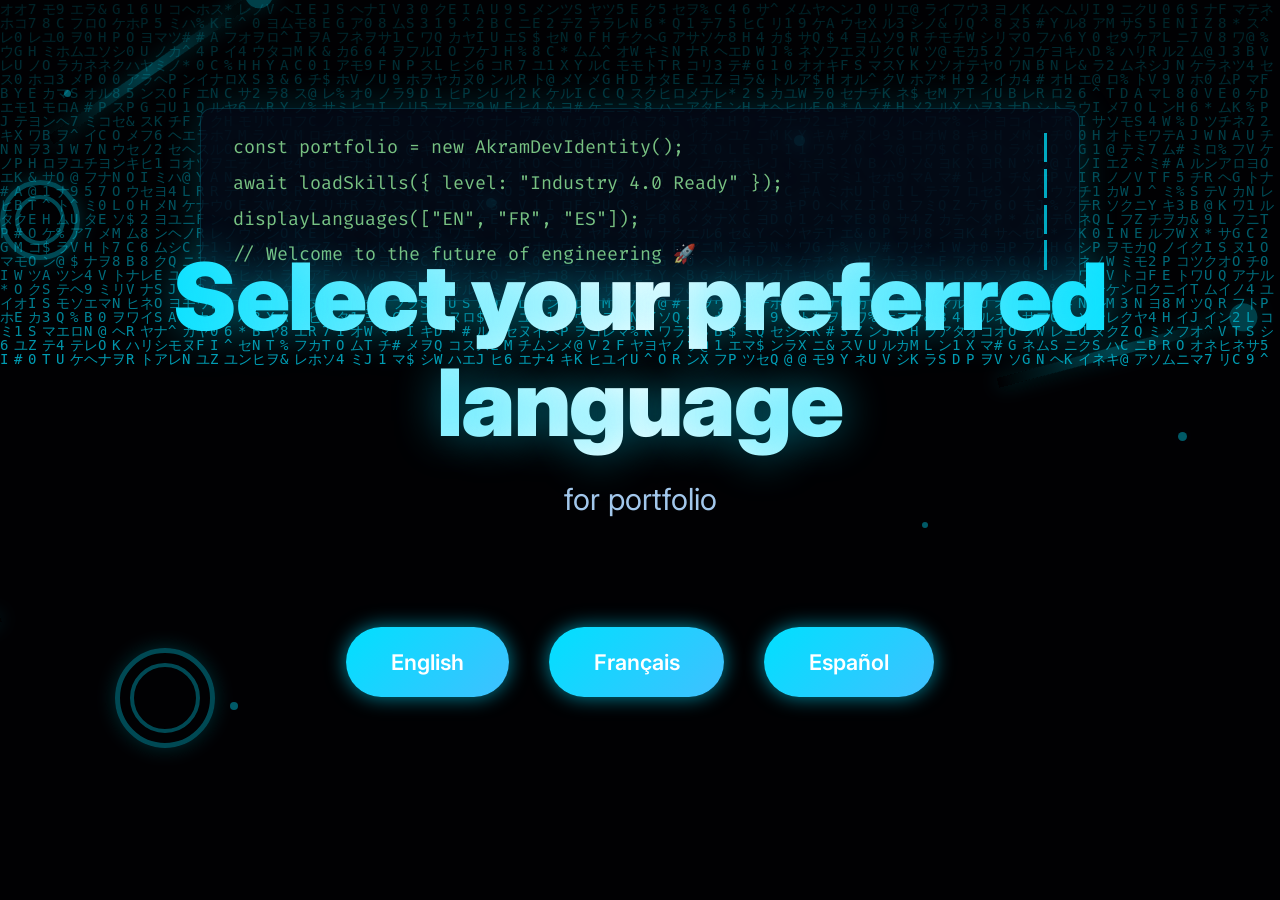
<file: index.html>
<!DOCTYPE html>
<html lang="en">
<head>
  <meta charset="UTF-8">
  <meta name="viewport" content="width=device-width, initial-scale=1.0">
  <title>BAHMADI Akram-Portfolio</title>

  <!-- Favicon -->
  <link rel="icon" href="images/logo1.png" type="image/png">

  <!-- Google Fonts -->
  <link href="https://fonts.googleapis.com/css2?family=Inter:wght@300;400;600;800&family=Fira+Code:wght@400;500&display=swap" rel="stylesheet"/>

  <style>
    :root {
      --bg-primary:     #05070f;
      --accent-cyan:    #00e0ff;
      --accent-blue:    #40c0ff;
      --text-primary:   #f0faff;
      --text-muted:     #b0d8ff;
      --glass-bg:       rgba(10, 20, 50, 0.32);
      --glow-cyan:      0 0 20px rgba(0, 224, 255, 0.6);
      --glow-soft:      0 0 35px rgba(0, 224, 255, 0.35);
      --code-green:     #a0ffaa;
    }

    * {
      margin: 0;
      padding: 0;
      box-sizing: border-box;
    }

    body {
      font-family: 'Inter', system-ui, sans-serif;
      background: var(--bg-primary);
      color: var(--text-primary);
      line-height: 1.6;
      overflow-x: hidden;
      position: relative;
      min-height: 100vh;
    }

    /* MATRIX RAIN */
    #matrix-bg {
      position: fixed;
      inset: 0;
      z-index: -2;
    }

    /* ROBOTIC ELEMENTS */
    .robotic-bg {
      position: fixed;
      inset: 0;
      pointer-events: none;
      z-index: -1;
    }

    .particles .particle {
      position: absolute;
      width: var(--size);
      height: var(--size);
      top: var(--top);
      left: var(--left);
      background: var(--accent-cyan);
      border-radius: 50%;
      box-shadow: var(--glow-soft);
      opacity: 0.4;
      animation: roboticFloat var(--dur) infinite ease-in-out;
      animation-delay: var(--delay);
    }

    @keyframes roboticFloat {
      0%,100% { transform: translate(0,0) scale(1); opacity: 0.4; }
      25%     { transform: translate(140px, -90px) scale(1.35); opacity: 0.75; }
      50%     { transform: translate(-80px, 150px) scale(0.9); opacity: 0.35; }
      75%     { transform: translate(-160px, -60px) scale(1.15); opacity: 0.6; }
    }

    .robot-arm {
      position: absolute;
      top: var(--top);
      left: var(--left);
      width: 240px;
      height: 10px;
      background: linear-gradient(90deg, transparent, var(--accent-cyan), transparent);
      box-shadow: var(--glow-cyan);
      transform-origin: left center;
      transform: rotate(var(--rot-start));
      animation: roboticSwing var(--dur) infinite ease-in-out;
      animation-delay: var(--delay, 0s);
      opacity: 0.28;
    }

    .robot-arm::before {
      content: "";
      position: absolute;
      right: -28px;
      top: -9px;
      width: 28px;
      height: 28px;
      background: var(--accent-cyan);
      border-radius: 50%;
      box-shadow: var(--glow-cyan);
    }

    @keyframes roboticSwing {
      0%,100% { transform: rotate(calc(var(--rot-start) - 35deg)); }
      50%     { transform: rotate(calc(var(--rot-start) + 35deg)); }
    }

    .gear {
      position: absolute;
      top: var(--top);
      left: var(--left);
      width: var(--size);
      height: var(--size);
      border: 5px solid var(--accent-cyan);
      border-radius: 50%;
      box-shadow: var(--glow-cyan);
      opacity: 0.32;
      animation: gearSpin var(--dur) linear infinite;
      animation-delay: var(--delay, 0s);
    }

    .gear::before {
      content: "";
      position: absolute;
      inset: 10px;
      border: 4px solid var(--accent-cyan);
      border-radius: 50%;
    }

    @keyframes gearSpin {
      to { transform: rotate(360deg); }
    }

    /* CODING VIBE OVERLAY – typewriter effect */
    .code-editor-overlay {
      position: absolute;
      top: 12%;
      left: 50%;
      transform: translateX(-50%);
      width: 90%;
      max-width: 880px;
      background: rgba(8, 15, 35, 0.65);
      backdrop-filter: blur(8px);
      border: 1px solid rgba(0,224,255,0.25);
      border-radius: 12px;
      padding: 1.5rem 2rem;
      font-family: 'Fira Code', monospace;
      font-size: clamp(0.95rem, 2.2vw, 1.15rem);
      color: var(--code-green);
      opacity: 0.75;
      pointer-events: none;
      z-index: 1;
      box-shadow: 0 0 40px rgba(0,224,255,0.25);
    }

    .code-line {
      white-space: nowrap;
      overflow: hidden;
      border-right: 3px solid var(--accent-cyan);
      animation: typing 4s steps(60, end) forwards, blink-caret 0.7s step-end infinite;
      margin-bottom: 0.4rem;
      opacity: 0;
    }

    .code-line:nth-child(1) { animation-delay: 1.2s; opacity: 1; }
    .code-line:nth-child(2) { animation-delay: 5.8s; opacity: 1; }
    .code-line:nth-child(3) { animation-delay: 10.5s; opacity: 1; }
    .code-line:nth-child(4) { animation-delay: 15.5s; opacity: 1; }

    @keyframes typing {
      from { width: 0; }
      to   { width: 100%; }
    }

    @keyframes blink-caret {
      from, to { border-color: transparent; }
      50%      { border-color: var(--accent-cyan); }
    }

    /* LANDING PAGE */
    .landing {
      min-height: 100vh;
      display: grid;
      place-items: center;
      text-align: center;
      padding: 2rem 5%;
      position: relative;
    }

    .content {
      position: relative;
      z-index: 3;
      max-width: 1100px;
      width: 100%;
    }

    .rotating-text-container {
      position: relative;
      width: 100%;
      min-height: 360px;               /* ← corrigé : assez haut pour toutes les langues */
      margin: 0 auto 4rem;
      overflow: hidden;
    }

    .text-group {
      position: absolute;
      inset: 0;
      display: flex;
      flex-direction: column;
      align-items: center;
      justify-content: center;
      opacity: 0;
      transform: translateY(50px);
      transition: all 1.1s cubic-bezier(0.25, 0.8, 0.25, 1);
      padding: 0 1.5rem;
    }

    .text-group.active {
      opacity: 1;
      transform: translateY(0);
    }

    h1 {
      font-size: clamp(2.8rem, 8.5vw, 5.8rem);
      font-weight: 900;
      letter-spacing: -1.5px;
      background: linear-gradient(90deg, var(--accent-cyan), #ffffff, var(--accent-cyan));
      -webkit-background-clip: text;
      background-clip: text;
      color: transparent;
      text-shadow: 0 0 45px rgba(0,224,255,0.45);
      margin: 0 0 1.2rem;
      line-height: 1.15;
      max-width: 95%;
      word-wrap: break-word;
    }

    p {
      font-size: clamp(1.35rem, 4vw, 1.9rem);
      color: var(--text-muted);
      margin: 0;
      opacity: 0.92;
      max-width: 85%;
    }

    .lang-buttons {
      display: flex;
      justify-content: center;
      gap: 1.8rem 2.5rem;
      flex-wrap: wrap;
      margin-top: 2rem;
    }

    .btn {
      padding: 1.1rem 2.8rem;
      font-size: 1.35rem;
      font-weight: 600;
      background: linear-gradient(135deg, var(--accent-cyan), var(--accent-blue));
      color: white;
      border: none;
      border-radius: 50px;
      text-decoration: none;
      box-shadow: var(--glow-cyan);
      transition: all 0.4s cubic-bezier(0.175, 0.885, 0.32, 1.275);
      cursor: pointer;
    }

    .btn:hover {
      transform: translateY(-10px) scale(1.05);
      box-shadow: 0 0 60px rgba(0,224,255,0.9);
    }
  </style>
</head>
<body>

  <!-- MATRIX RAIN -->
  <canvas id="matrix-bg"></canvas>

  <!-- ROBOTIC ELEMENTS -->
  <div class="robotic-bg">
    <div class="particles">
      <div class="particle" style="--size:7px; --top:10%; --left:5%; --dur:19s; --delay:0s;"></div>
      <div class="particle" style="--size:10px; --top:22%; --left:38%; --dur:26s; --delay:3s;"></div>
      <div class="particle" style="--size:6px; --top:58%; --left:72%; --dur:17s; --delay:5.5s;"></div>
      <div class="particle" style="--size:9px; --top:48%; --left:92%; --dur:23s; --delay:1.8s;"></div>
      <div class="particle" style="--size:8px; --top:78%; --left:18%; --dur:30s; --delay:4.2s;"></div>
      <div class="particle" style="--size:11px; --top:15%; --left:62%; --dur:21s; --delay:9s;"></div>
    </div>

    <div class="robot-arm" style="--top:15%; --left:4%; --rot-start:-35deg; --dur:14s;"></div>
    <div class="robot-arm" style="--top:68%; --right:8%; --rot-start:160deg; --dur:16s; --delay:4s;"></div>
    <div class="robot-arm" style="--top:42%; --left:78%; --rot-start:-15deg; --dur:19s; --delay:8s;"></div>

    <div class="gear" style="--top:20%; --right:16%; --size:80px; --dur:32s;"></div>
    <div class="gear" style="--top:72%; --left:9%; --size:100px; --dur:38s; --delay:6s;"></div>
  </div>

  <!-- CODING VIBE OVERLAY -->
  <div class="code-editor-overlay">
    <div class="code-line">const portfolio = new AkramDevIdentity();</div>
    <div class="code-line">await loadSkills({ level: "Industry 4.0 Ready" });</div>
    <div class="code-line">displayLanguages(["EN", "FR", "ES"]);</div>
    <div class="code-line">// Welcome to the future of engineering 🚀</div>
  </div>

  <section class="landing">
    <div class="content">

      <div class="rotating-text-container">
        <div class="text-group">
          <h1>Select your preferred language</h1>
          <p>for portfolio</p>
        </div>

        <div class="text-group">
          <h1>Sélectionnez votre langue préférée</h1>
          <p>pour le portfolio</p>
        </div>

        <div class="text-group">
          <h1>Seleccione su idioma preferido</h1>
          <p>para el portafolio</p>
        </div>
      </div>

      <div class="lang-buttons">
        <a href="about-en.html" class="btn">English</a>
        <a href="about-fr.html" class="btn">Français</a>
        <a href="about-es.html" class="btn">Español</a>
      </div>

    </div>
  </section>

  <script>
    // MATRIX RAIN
    const canvas = document.getElementById('matrix-bg');
    if (canvas) {
      const ctx = canvas.getContext('2d');

      function resizeCanvas() {
        canvas.width = window.innerWidth;
        canvas.height = window.innerHeight;
      }

      resizeCanvas();
      window.addEventListener('resize', resizeCanvas);

      const chars = '01アイウエオカキクケコサシスセソタチツテトナニヌネノハヒフヘホマミムメモヤユヨラリルレロワヲンABCDEFGHIJKLMNOPQRSTUVWXYZ0123456789@#$%^&*';
      const fontSize = 14;
      const columns = canvas.width / fontSize;
      const drops = Array(Math.floor(columns)).fill(1);

      function draw() {
        ctx.fillStyle = 'rgba(5,7,15,0.06)';
        ctx.fillRect(0, 0, canvas.width, canvas.height);

        ctx.fillStyle = 'rgba(0,224,255,0.7)';
        ctx.font = fontSize + 'px monospace';

        for (let i = 0; i < drops.length; i++) {
          const text = chars.charAt(Math.floor(Math.random() * chars.length));
          const x = i * fontSize;
          const y = drops[i] * fontSize;

          ctx.fillText(text, x, y);

          if (y > canvas.height && Math.random() > 0.975) {
            drops[i] = 0;
          }
          drops[i]++;
        }
      }

      setInterval(draw, 50);
    }

    // TEXT ROTATION
    const groups = document.querySelectorAll('.rotating-text-container .text-group');

    if (groups.length === 0) {
      console.error("No text groups found!");
    } else {
      let index = 0;

      function showNext() {
        groups.forEach(g => g.classList.remove('active'));
        groups[index].classList.add('active');
        index = (index + 1) % groups.length;
      }

      showNext();
      setInterval(showNext, 2800);
    }
  </script>

</body>
</html>
</file>
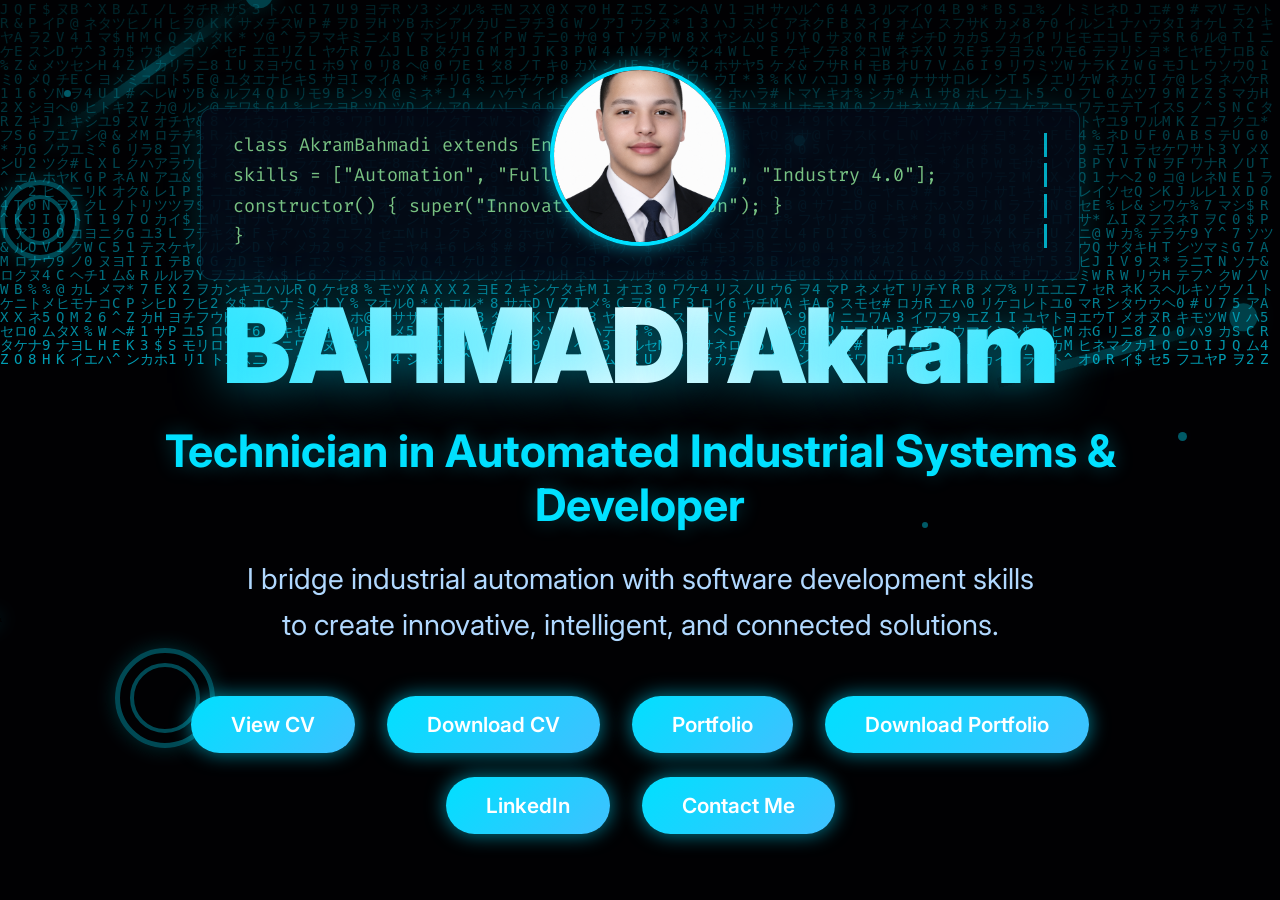
<file: about-en.html>
<!DOCTYPE html>
<html lang="en">
<head>
  <meta charset="UTF-8" />
  <meta name="viewport" content="width=device-width, initial-scale=1.0"/>
  <title>About Me – BAHMADI Akram</title>

  <!-- Favicon -->
  <link rel="icon" href="images/logo1.png" type="image/png">

  <!-- Google Fonts -->
  <link href="https://fonts.googleapis.com/css2?family=Inter:wght@300;400;600;800&family=Fira+Code:wght@400;500&display=swap" rel="stylesheet"/>

  <style>
    :root {
      --bg-primary:     #05070f;
      --accent-cyan:    #00e0ff;
      --accent-blue:    #40c0ff;
      --text-primary:   #f0faff;
      --text-muted:     #b0d8ff;
      --glow-cyan:      0 0 20px rgba(0, 224, 255, 0.6);
      --glow-soft:      0 0 35px rgba(0, 224, 255, 0.35);
      --code-green:     #a0ffaa;
    }

    * { margin:0; padding:0; box-sizing:border-box; }

    body {
      font-family: 'Inter', system-ui, sans-serif;
      background: var(--bg-primary);
      color: var(--text-primary);
      min-height: 100vh;
      overflow-x: hidden;
      position: relative;
    }

    #matrix-bg { position:fixed; inset:0; z-index:-2; }

    .robotic-bg { position:fixed; inset:0; pointer-events:none; z-index:-1; }

    .particles .particle {
      position:absolute; width:var(--size); height:var(--size);
      top:var(--top); left:var(--left);
      background:var(--accent-cyan); border-radius:50%;
      box-shadow:var(--glow-soft); opacity:0.4;
      animation:roboticFloat var(--dur) infinite ease-in-out;
      animation-delay:var(--delay);
    }

    @keyframes roboticFloat {
      0%,100% { transform:translate(0,0) scale(1); opacity:0.4; }
      25%     { transform:translate(140px,-90px) scale(1.35); opacity:0.75; }
      50%     { transform:translate(-80px,150px) scale(0.9); opacity:0.35; }
      75%     { transform:translate(-160px,-60px) scale(1.15); opacity:0.6; }
    }

    .robot-arm {
      position:absolute; top:var(--top); left:var(--left);
      width:240px; height:10px;
      background:linear-gradient(90deg,transparent,var(--accent-cyan),transparent);
      box-shadow:var(--glow-cyan); transform-origin:left center;
      transform:rotate(var(--rot-start));
      animation:roboticSwing var(--dur) infinite ease-in-out;
      animation-delay:var(--delay,0s); opacity:0.28;
    }

    .robot-arm::before {
      content:""; position:absolute; right:-28px; top:-9px;
      width:28px; height:28px; background:var(--accent-cyan);
      border-radius:50%; box-shadow:var(--glow-cyan);
    }

    @keyframes roboticSwing {
      0%,100% { transform:rotate(calc(var(--rot-start) - 35deg)); }
      50%     { transform:rotate(calc(var(--rot-start) + 35deg)); }
    }

    .gear {
      position:absolute; top:var(--top); left:var(--left);
      width:var(--size); height:var(--size);
      border:5px solid var(--accent-cyan); border-radius:50%;
      box-shadow:var(--glow-cyan); opacity:0.32;
      animation:gearSpin var(--dur) linear infinite;
      animation-delay:var(--delay,0s);
    }

    .gear::before {
      content:""; position:absolute; inset:10px;
      border:4px solid var(--accent-cyan); border-radius:50%;
    }

    @keyframes gearSpin { to { transform:rotate(360deg); } }

    .code-editor-overlay {
      position:absolute; top:12%; left:50%; transform:translateX(-50%);
      width:90%; max-width:880px;
      background:rgba(8,15,35,0.65); backdrop-filter:blur(8px);
      border:1px solid rgba(0,224,255,0.25); border-radius:12px;
      padding:1.5rem 2rem; font-family:'Fira Code',monospace;
      font-size:clamp(0.95rem,2.2vw,1.15rem); color:var(--code-green);
      opacity:0.75; pointer-events:none; z-index:1;
      box-shadow:0 0 40px rgba(0,224,255,0.25);
    }

    .code-line {
      white-space:nowrap; overflow:hidden;
      border-right:3px solid var(--accent-cyan);
      animation:typing 4s steps(60,end) forwards, blink-caret 0.7s step-end infinite;
      margin-bottom:0.4rem; opacity:0;
    }

    .code-line:nth-child(1) { animation-delay:1.2s; opacity:1; }
    .code-line:nth-child(2) { animation-delay:5.8s; opacity:1; }
    .code-line:nth-child(3) { animation-delay:10.5s; opacity:1; }
    .code-line:nth-child(4) { animation-delay:15.5s; opacity:1; }

    @keyframes typing { from { width:0; } to { width:100%; } }
    @keyframes blink-caret { from,to { border-color:transparent; } 50% { border-color:var(--accent-cyan); } }

    .landing { min-height:100vh; display:flex; align-items:center; justify-content:center; text-align:center; padding:2rem 5%; position:relative; }

    .content { position:relative; z-index:3; max-width:1100px; width:100%; }

    .profile-img {
      width:180px; height:180px; border-radius:50%;
      border:4px solid var(--accent-cyan); box-shadow:var(--glow-cyan);
      object-fit:cover; margin-bottom:2rem;
      transition:all 0.5s ease;
    }

    .profile-img:hover { transform:scale(1.08); box-shadow:0 0 50px rgba(0,224,255,0.7); }

    h1 {
      font-size:clamp(3.5rem,9vw,6.5rem); font-weight:900; letter-spacing:-2px;
      background:linear-gradient(90deg,var(--accent-cyan),#ffffff,var(--accent-cyan));
      -webkit-background-clip:text; background-clip:text; color:transparent;
      text-shadow:0 0 50px rgba(0,224,255,0.5); margin:0 0 1rem;
    }

    h2 { font-size:clamp(1.8rem,5vw,2.8rem); color:var(--accent-cyan); margin-bottom:1.5rem; text-shadow:0 0 20px rgba(0,224,255,0.3); }

    p { font-size:clamp(1.3rem,3.5vw,1.8rem); max-width:800px; margin:0 auto 3rem; line-height:1.6; color:var(--text-muted); }

    .lang-buttons { display:flex; flex-wrap:wrap; justify-content:center; gap:1.5rem 2rem; max-width:900px; margin:0 auto; }

    .btn {
      padding:1rem 2.5rem; font-size:1.3rem; font-weight:600;
      background:linear-gradient(135deg,var(--accent-cyan),var(--accent-blue));
      color:white; border:none; border-radius:50px; text-decoration:none;
      box-shadow:var(--glow-cyan); transition:all 0.4s cubic-bezier(0.175,0.885,0.32,1.275);
      min-width:160px;
    }

    .btn:hover { transform:translateY(-8px) scale(1.05); box-shadow:0 0 60px rgba(0,224,255,0.9); }

    .fade-in { opacity:0; transform:translateY(40px); transition:all 1s ease-out; }
    .fade-in.visible { opacity:1; transform:translateY(0); }
    .delay-1 { transition-delay:0.4s; }
    .delay-2 { transition-delay:0.8s; }
    .delay-3 { transition-delay:1.2s; }
  </style>
</head>
<body>

  <canvas id="matrix-bg"></canvas>

  <div class="robotic-bg">
    <div class="particles">
      <div class="particle" style="--size:7px; --top:10%; --left:5%; --dur:19s; --delay:0s;"></div>
      <div class="particle" style="--size:10px; --top:22%; --left:38%; --dur:26s; --delay:3s;"></div>
      <div class="particle" style="--size:6px; --top:58%; --left:72%; --dur:17s; --delay:5.5s;"></div>
      <div class="particle" style="--size:9px; --top:48%; --left:92%; --dur:23s; --delay:1.8s;"></div>
      <div class="particle" style="--size:8px; --top:78%; --left:18%; --dur:30s; --delay:4.2s;"></div>
      <div class="particle" style="--size:11px; --top:15%; --left:62%; --dur:21s; --delay:9s;"></div>
    </div>

    <div class="robot-arm" style="--top:15%; --left:4%; --rot-start:-35deg; --dur:14s;"></div>
    <div class="robot-arm" style="--top:68%; --right:8%; --rot-start:160deg; --dur:16s; --delay:4s;"></div>
    <div class="robot-arm" style="--top:42%; --left:78%; --rot-start:-15deg; --dur:19s; --delay:8s;"></div>

    <div class="gear" style="--top:20%; --right:16%; --size:80px; --dur:32s;"></div>
    <div class="gear" style="--top:72%; --left:9%; --size:100px; --dur:38s; --delay:6s;"></div>
  </div>

  <div class="code-editor-overlay">
    <div class="code-line">class AkramBahmadi extends Engineer {</div>
    <div class="code-line">  skills = ["Automation", "Full-Stack Dev", "AI", "Industry 4.0"];</div>
    <div class="code-line">  constructor() { super("Innovation & Precision"); }</div>
    <div class="code-line">}</div>
  </div>

  <section class="landing">
    <div class="content">
      <img src="images/LinkedIn.png" alt="Akram Bahmadi" class="profile-img fade-in">

      <h1 class="fade-in">BAHMADI Akram</h1>
      <h2 class="fade-in delay-1">Technician in Automated Industrial Systems & Developer</h2>
      <p class="fade-in delay-2">
        I bridge industrial automation with software development skills to create innovative, intelligent, and connected solutions.
      </p>

      <div class="lang-buttons fade-in delay-3">
        <a href="downloads/CV-BAHMADI Akram-EN.pdf" target="_blank" rel="noopener noreferrer" class="btn">View CV</a>
        <a href="downloads/CV-BAHMADI Akram-EN.pdf" download="CV-BAHMADI Akram.pdf" class="btn">Download CV</a>
        <a href="portfolio-en.html" class="btn">Portfolio</a>
        <a href="portfolio.en.html" class="btn">Download Portfolio</a>
        <a href="https://www.linkedin.com/in/akram-bahmadi" target="_blank" rel="noopener noreferrer" class="btn">LinkedIn</a>
        <a href="contact-en.html" class="btn">Contact Me</a>
      </div>
    </div>
  </section>

  <script>
    const canvas = document.getElementById('matrix-bg');
    if (canvas) {
      const ctx = canvas.getContext('2d');
      function resizeCanvas() { canvas.width = window.innerWidth; canvas.height = window.innerHeight; }
      resizeCanvas(); window.addEventListener('resize', resizeCanvas);

      const chars = '01アイウエオカキクケコサシスセソタチツテトナニヌネノハヒフヘホマミムメモヤユヨラリルレロワヲンABCDEFGHIJKLMNOPQRSTUVWXYZ0123456789@#$%^&*';
      const fontSize = 14;
      const columns = canvas.width / fontSize;
      const drops = Array(Math.floor(columns)).fill(1);

      function draw() {
        ctx.fillStyle = 'rgba(5,7,15,0.06)'; ctx.fillRect(0,0,canvas.width,canvas.height);
        ctx.fillStyle = 'rgba(0,224,255,0.7)'; ctx.font = fontSize + 'px monospace';
        for (let i = 0; i < drops.length; i++) {
          const text = chars.charAt(Math.floor(Math.random() * chars.length));
          ctx.fillText(text, i * fontSize, drops[i] * fontSize);
          if (drops[i] * fontSize > canvas.height && Math.random() > 0.975) drops[i] = 0;
          drops[i]++;
        }
      }
      setInterval(draw, 50);
    }

    const fadeElements = document.querySelectorAll('.fade-in');
    const observer = new IntersectionObserver(entries => {
      entries.forEach(entry => { if (entry.isIntersecting) entry.target.classList.add('visible'); });
    }, { threshold: 0.1 });
    fadeElements.forEach(el => observer.observe(el));
  </script>

</body>
</html>
</file>
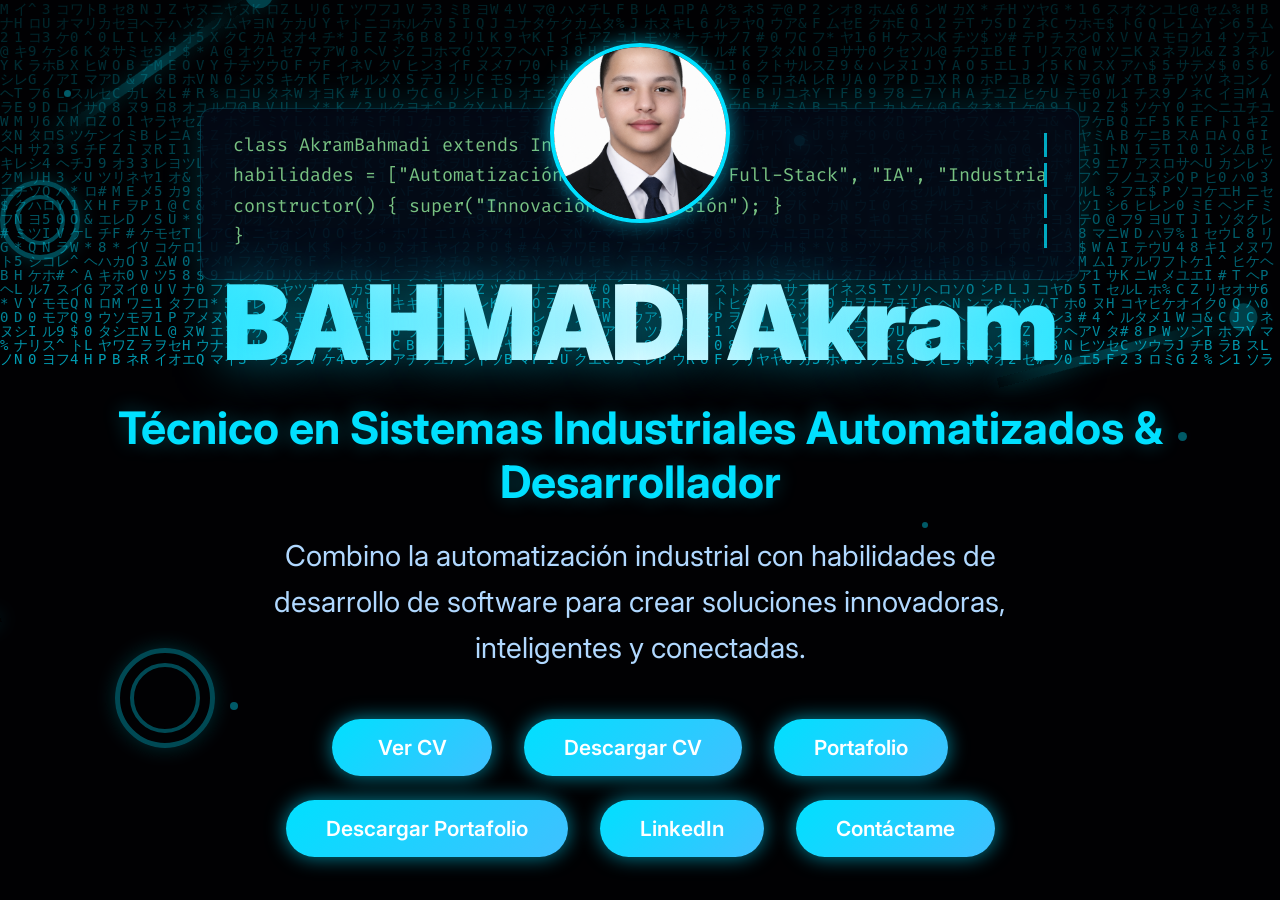
<file: about-es.html>
<!DOCTYPE html>
<html lang="es">
<head>
  <meta charset="UTF-8" />
  <meta name="viewport" content="width=device-width, initial-scale=1.0"/>
  <title>Acerca de mí – BAHMADI Akram</title>

  <!-- Favicon -->
  <link rel="icon" href="images/logo1.png" type="image/png">

  <!-- Google Fonts -->
  <link href="https://fonts.googleapis.com/css2?family=Inter:wght@300;400;600;800&family=Fira+Code:wght@400;500&display=swap" rel="stylesheet"/>

  <style>
    :root {
      --bg-primary:     #05070f;
      --accent-cyan:    #00e0ff;
      --accent-blue:    #40c0ff;
      --text-primary:   #f0faff;
      --text-muted:     #b0d8ff;
      --glow-cyan:      0 0 20px rgba(0, 224, 255, 0.6);
      --glow-soft:      0 0 35px rgba(0, 224, 255, 0.35);
      --code-green:     #a0ffaa;
    }

    * { margin:0; padding:0; box-sizing:border-box; }

    body {
      font-family: 'Inter', system-ui, sans-serif;
      background: var(--bg-primary);
      color: var(--text-primary);
      min-height: 100vh;
      overflow-x: hidden;
      position: relative;
    }

    #matrix-bg { position:fixed; inset:0; z-index:-2; }

    .robotic-bg { position:fixed; inset:0; pointer-events:none; z-index:-1; }

    .particles .particle {
      position:absolute; width:var(--size); height:var(--size);
      top:var(--top); left:var(--left);
      background:var(--accent-cyan); border-radius:50%;
      box-shadow:var(--glow-soft); opacity:0.4;
      animation:roboticFloat var(--dur) infinite ease-in-out;
      animation-delay:var(--delay);
    }

    @keyframes roboticFloat {
      0%,100% { transform:translate(0,0) scale(1); opacity:0.4; }
      25%     { transform:translate(140px,-90px) scale(1.35); opacity:0.75; }
      50%     { transform:translate(-80px,150px) scale(0.9); opacity:0.35; }
      75%     { transform:translate(-160px,-60px) scale(1.15); opacity:0.6; }
    }

    .robot-arm {
      position:absolute; top:var(--top); left:var(--left);
      width:240px; height:10px;
      background:linear-gradient(90deg,transparent,var(--accent-cyan),transparent);
      box-shadow:var(--glow-cyan); transform-origin:left center;
      transform:rotate(var(--rot-start));
      animation:roboticSwing var(--dur) infinite ease-in-out;
      animation-delay:var(--delay,0s); opacity:0.28;
    }

    .robot-arm::before {
      content:""; position:absolute; right:-28px; top:-9px;
      width:28px; height:28px; background:var(--accent-cyan);
      border-radius:50%; box-shadow:var(--glow-cyan);
    }

    @keyframes roboticSwing {
      0%,100% { transform:rotate(calc(var(--rot-start) - 35deg)); }
      50%     { transform:rotate(calc(var(--rot-start) + 35deg)); }
    }

    .gear {
      position:absolute; top:var(--top); left:var(--left);
      width:var(--size); height:var(--size);
      border:5px solid var(--accent-cyan); border-radius:50%;
      box-shadow:var(--glow-cyan); opacity:0.32;
      animation:gearSpin var(--dur) linear infinite;
      animation-delay:var(--delay,0s);
    }

    .gear::before {
      content:""; position:absolute; inset:10px;
      border:4px solid var(--accent-cyan); border-radius:50%;
    }

    @keyframes gearSpin { to { transform:rotate(360deg); } }

    .code-editor-overlay {
      position:absolute; top:12%; left:50%; transform:translateX(-50%);
      width:90%; max-width:880px;
      background:rgba(8,15,35,0.65); backdrop-filter:blur(8px);
      border:1px solid rgba(0,224,255,0.25); border-radius:12px;
      padding:1.5rem 2rem; font-family:'Fira Code',monospace;
      font-size:clamp(0.95rem,2.2vw,1.15rem); color:var(--code-green);
      opacity:0.75; pointer-events:none; z-index:1;
      box-shadow:0 0 40px rgba(0,224,255,0.25);
    }

    .code-line {
      white-space:nowrap; overflow:hidden;
      border-right:3px solid var(--accent-cyan);
      animation:typing 4s steps(60,end) forwards, blink-caret 0.7s step-end infinite;
      margin-bottom:0.4rem; opacity:0;
    }

    .code-line:nth-child(1) { animation-delay:1.2s; opacity:1; }
    .code-line:nth-child(2) { animation-delay:5.8s; opacity:1; }
    .code-line:nth-child(3) { animation-delay:10.5s; opacity:1; }
    .code-line:nth-child(4) { animation-delay:15.5s; opacity:1; }

    @keyframes typing { from { width:0; } to { width:100%; } }
    @keyframes blink-caret { from,to { border-color:transparent; } 50% { border-color:var(--accent-cyan); } }

    .landing { min-height:100vh; display:flex; align-items:center; justify-content:center; text-align:center; padding:2rem 5%; position:relative; }

    .content { position:relative; z-index:3; max-width:1100px; width:100%; }

    .profile-img {
      width:180px; height:180px; border-radius:50%;
      border:4px solid var(--accent-cyan); box-shadow:var(--glow-cyan);
      object-fit:cover; margin-bottom:2rem;
      transition:all 0.5s ease;
    }

    .profile-img:hover { transform:scale(1.08); box-shadow:0 0 50px rgba(0,224,255,0.7); }

    h1 {
      font-size:clamp(3.5rem,9vw,6.5rem); font-weight:900; letter-spacing:-2px;
      background:linear-gradient(90deg,var(--accent-cyan),#ffffff,var(--accent-cyan));
      -webkit-background-clip:text; background-clip:text; color:transparent;
      text-shadow:0 0 50px rgba(0,224,255,0.5); margin:0 0 1rem;
    }

    h2 { font-size:clamp(1.8rem,5vw,2.8rem); color:var(--accent-cyan); margin-bottom:1.5rem; text-shadow:0 0 20px rgba(0,224,255,0.3); }

    p { font-size:clamp(1.3rem,3.5vw,1.8rem); max-width:800px; margin:0 auto 3rem; line-height:1.6; color:var(--text-muted); }

    .lang-buttons { display:flex; flex-wrap:wrap; justify-content:center; gap:1.5rem 2rem; max-width:900px; margin:0 auto; }

    .btn {
      padding:1rem 2.5rem; font-size:1.3rem; font-weight:600;
      background:linear-gradient(135deg,var(--accent-cyan),var(--accent-blue));
      color:white; border:none; border-radius:50px; text-decoration:none;
      box-shadow:var(--glow-cyan); transition:all 0.4s cubic-bezier(0.175,0.885,0.32,1.275);
      min-width:160px;
    }

    .btn:hover { transform:translateY(-8px) scale(1.05); box-shadow:0 0 60px rgba(0,224,255,0.9); }

    .fade-in { opacity:0; transform:translateY(40px); transition:all 1s ease-out; }
    .fade-in.visible { opacity:1; transform:translateY(0); }
    .delay-1 { transition-delay:0.4s; }
    .delay-2 { transition-delay:0.8s; }
    .delay-3 { transition-delay:1.2s; }
  </style>
</head>
<body>

  <canvas id="matrix-bg"></canvas>

  <div class="robotic-bg">
    <div class="particles">
      <div class="particle" style="--size:7px; --top:10%; --left:5%; --dur:19s; --delay:0s;"></div>
      <div class="particle" style="--size:10px; --top:22%; --left:38%; --dur:26s; --delay:3s;"></div>
      <div class="particle" style="--size:6px; --top:58%; --left:72%; --dur:17s; --delay:5.5s;"></div>
      <div class="particle" style="--size:9px; --top:48%; --left:92%; --dur:23s; --delay:1.8s;"></div>
      <div class="particle" style="--size:8px; --top:78%; --left:18%; --dur:30s; --delay:4.2s;"></div>
      <div class="particle" style="--size:11px; --top:15%; --left:62%; --dur:21s; --delay:9s;"></div>
    </div>

    <div class="robot-arm" style="--top:15%; --left:4%; --rot-start:-35deg; --dur:14s;"></div>
    <div class="robot-arm" style="--top:68%; --right:8%; --rot-start:160deg; --dur:16s; --delay:4s;"></div>
    <div class="robot-arm" style="--top:42%; --left:78%; --rot-start:-15deg; --dur:19s; --delay:8s;"></div>

    <div class="gear" style="--top:20%; --right:16%; --size:80px; --dur:32s;"></div>
    <div class="gear" style="--top:72%; --left:9%; --size:100px; --dur:38s; --delay:6s;"></div>
  </div>

  <div class="code-editor-overlay">
    <div class="code-line">class AkramBahmadi extends Ingeniero {</div>
    <div class="code-line">  habilidades = ["Automatización", "Desarrollo Full-Stack", "IA", "Industria 4.0"];</div>
    <div class="code-line">  constructor() { super("Innovación & Precisión"); }</div>
    <div class="code-line">}</div>
  </div>

  <section class="landing">
    <div class="content">
      <img src="images/LinkedIn.png" alt="Akram Bahmadi" class="profile-img fade-in">

      <h1 class="fade-in">BAHMADI Akram</h1>
      <h2 class="fade-in delay-1">Técnico en Sistemas Industriales Automatizados & Desarrollador</h2>
      <p class="fade-in delay-2">
        Combino la automatización industrial con habilidades de desarrollo de software para crear soluciones innovadoras, inteligentes y conectadas.
      </p>

      <div class="lang-buttons fade-in delay-3">
        <a href="downloads/CV-BAHMADI Akram-ES.pdf" target="_blank" rel="noopener noreferrer" class="btn">Ver CV</a>
        <a href="downloads/CV-BAHMADI Akram-ES.pdf" download="CV-BAHMADI Akram.pdf" class="btn">Descargar CV</a>
        <a href="portfolio-es.html" class="btn">Portafolio</a>
        <a href="portfolio.pdf" class="btn">Descargar Portafolio</a>
        <a href="https://www.linkedin.com/in/akram-bahmadi" target="_blank" rel="noopener noreferrer" class="btn">LinkedIn</a>
        <a href="contact-es.html" class="btn">Contáctame</a>
      </div>
    </div>
  </section>

  <script>
    const canvas = document.getElementById('matrix-bg');
    if (canvas) {
      const ctx = canvas.getContext('2d');
      function resizeCanvas() { canvas.width = window.innerWidth; canvas.height = window.innerHeight; }
      resizeCanvas(); window.addEventListener('resize', resizeCanvas);

      const chars = '01アイウエオカキクケコサシスセソタチツテトナニヌネノハヒフヘホマミムメモヤユヨラリルレロワヲンABCDEFGHIJKLMNOPQRSTUVWXYZ0123456789@#$%^&*';
      const fontSize = 14;
      const columns = canvas.width / fontSize;
      const drops = Array(Math.floor(columns)).fill(1);

      function draw() {
        ctx.fillStyle = 'rgba(5,7,15,0.06)'; ctx.fillRect(0,0,canvas.width,canvas.height);
        ctx.fillStyle = 'rgba(0,224,255,0.7)'; ctx.font = fontSize + 'px monospace';
        for (let i = 0; i < drops.length; i++) {
          const text = chars.charAt(Math.floor(Math.random() * chars.length));
          ctx.fillText(text, i * fontSize, drops[i] * fontSize);
          if (drops[i] * fontSize > canvas.height && Math.random() > 0.975) drops[i] = 0;
          drops[i]++;
        }
      }
      setInterval(draw, 50);
    }

    const fadeElements = document.querySelectorAll('.fade-in');
    const observer = new IntersectionObserver(entries => {
      entries.forEach(entry => { if (entry.isIntersecting) entry.target.classList.add('visible'); });
    }, { threshold: 0.1 });
    fadeElements.forEach(el => observer.observe(el));
  </script>

</body>
</html>
</file>
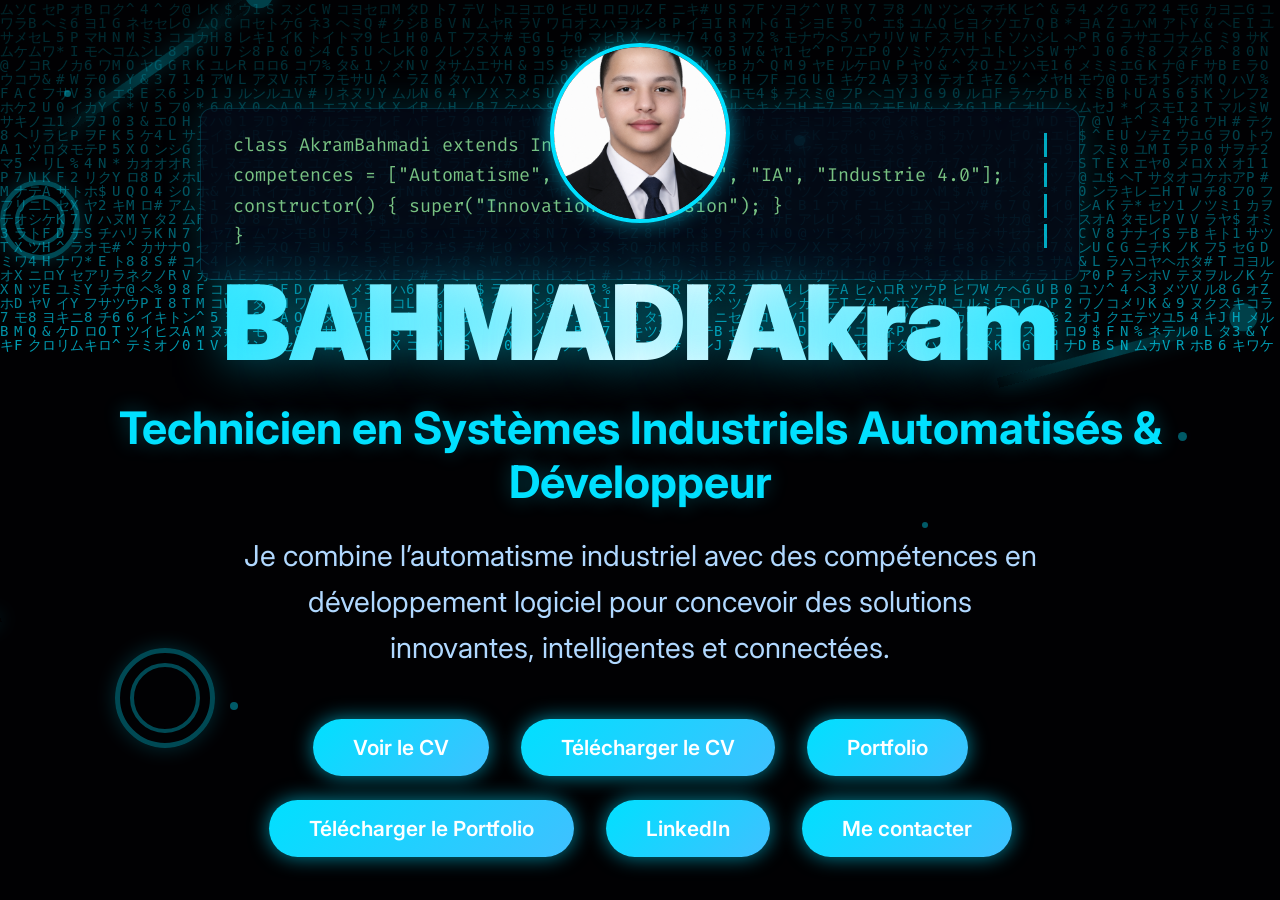
<file: about-fr.html>
<!DOCTYPE html>
<html lang="fr">
<head>
  <meta charset="UTF-8" />
  <meta name="viewport" content="width=device-width, initial-scale=1.0"/>
  <title>À propos de moi – BAHMADI Akram</title>

  <!-- Favicon -->
  <link rel="icon" href="images/logo1.png" type="image/png">

  <!-- Google Fonts -->
  <link href="https://fonts.googleapis.com/css2?family=Inter:wght@300;400;600;800&family=Fira+Code:wght@400;500&display=swap" rel="stylesheet"/>

  <style>
    :root {
      --bg-primary:     #05070f;
      --accent-cyan:    #00e0ff;
      --accent-blue:    #40c0ff;
      --text-primary:   #f0faff;
      --text-muted:     #b0d8ff;
      --glow-cyan:      0 0 20px rgba(0, 224, 255, 0.6);
      --glow-soft:      0 0 35px rgba(0, 224, 255, 0.35);
      --code-green:     #a0ffaa;
    }

    * {
      margin: 0;
      padding: 0;
      box-sizing: border-box;
    }

    body {
      font-family: 'Inter', system-ui, sans-serif;
      background: var(--bg-primary);
      color: var(--text-primary);
      min-height: 100vh;
      overflow-x: hidden;
      position: relative;
    }

    /* Matrix rain */
    #matrix-bg {
      position: fixed;
      inset: 0;
      z-index: -2;
    }

    /* Robotic elements */
    .robotic-bg {
      position: fixed;
      inset: 0;
      pointer-events: none;
      z-index: -1;
    }

    .particles .particle {
      position: absolute;
      width: var(--size);
      height: var(--size);
      top: var(--top);
      left: var(--left);
      background: var(--accent-cyan);
      border-radius: 50%;
      box-shadow: var(--glow-soft);
      opacity: 0.4;
      animation: roboticFloat var(--dur) infinite ease-in-out;
      animation-delay: var(--delay);
    }

    @keyframes roboticFloat {
      0%,100% { transform: translate(0,0) scale(1); opacity: 0.4; }
      25%     { transform: translate(140px, -90px) scale(1.35); opacity: 0.75; }
      50%     { transform: translate(-80px, 150px) scale(0.9); opacity: 0.35; }
      75%     { transform: translate(-160px, -60px) scale(1.15); opacity: 0.6; }
    }

    .robot-arm {
      position: absolute;
      top: var(--top);
      left: var(--left);
      width: 240px;
      height: 10px;
      background: linear-gradient(90deg, transparent, var(--accent-cyan), transparent);
      box-shadow: var(--glow-cyan);
      transform-origin: left center;
      transform: rotate(var(--rot-start));
      animation: roboticSwing var(--dur) infinite ease-in-out;
      animation-delay: var(--delay, 0s);
      opacity: 0.28;
    }

    .robot-arm::before {
      content: "";
      position: absolute;
      right: -28px;
      top: -9px;
      width: 28px;
      height: 28px;
      background: var(--accent-cyan);
      border-radius: 50%;
      box-shadow: var(--glow-cyan);
    }

    @keyframes roboticSwing {
      0%,100% { transform: rotate(calc(var(--rot-start) - 35deg)); }
      50%     { transform: rotate(calc(var(--rot-start) + 35deg)); }
    }

    .gear {
      position: absolute;
      top: var(--top);
      left: var(--left);
      width: var(--size);
      height: var(--size);
      border: 5px solid var(--accent-cyan);
      border-radius: 50%;
      box-shadow: var(--glow-cyan);
      opacity: 0.32;
      animation: gearSpin var(--dur) linear infinite;
      animation-delay: var(--delay, 0s);
    }

    .gear::before {
      content: "";
      position: absolute;
      inset: 10px;
      border: 4px solid var(--accent-cyan);
      border-radius: 50%;
    }

    @keyframes gearSpin {
      to { transform: rotate(360deg); }
    }

    /* Code typewriter overlay */
    .code-editor-overlay {
      position: absolute;
      top: 12%;
      left: 50%;
      transform: translateX(-50%);
      width: 90%;
      max-width: 880px;
      background: rgba(8, 15, 35, 0.65);
      backdrop-filter: blur(8px);
      border: 1px solid rgba(0,224,255,0.25);
      border-radius: 12px;
      padding: 1.5rem 2rem;
      font-family: 'Fira Code', monospace;
      font-size: clamp(0.95rem, 2.2vw, 1.15rem);
      color: var(--code-green);
      opacity: 0.75;
      pointer-events: none;
      z-index: 1;
      box-shadow: 0 0 40px rgba(0,224,255,0.25);
    }

    .code-line {
      white-space: nowrap;
      overflow: hidden;
      border-right: 3px solid var(--accent-cyan);
      animation: typing 4s steps(60, end) forwards, blink-caret 0.7s step-end infinite;
      margin-bottom: 0.4rem;
      opacity: 0;
    }

    .code-line:nth-child(1) { animation-delay: 1.2s; opacity: 1; }
    .code-line:nth-child(2) { animation-delay: 5.8s; opacity: 1; }
    .code-line:nth-child(3) { animation-delay: 10.5s; opacity: 1; }
    .code-line:nth-child(4) { animation-delay: 15.5s; opacity: 1; }

    @keyframes typing {
      from { width: 0; }
      to   { width: 100%; }
    }

    @keyframes blink-caret {
      from, to { border-color: transparent; }
      50%      { border-color: var(--accent-cyan); }
    }

    /* Page content */
    .landing {
      min-height: 100vh;
      display: flex;
      align-items: center;
      justify-content: center;
      text-align: center;
      padding: 2rem 5%;
      position: relative;
    }

    .content {
      position: relative;
      z-index: 3;
      max-width: 1100px;
      width: 100%;
    }

    .profile-img {
      width: 180px;
      height: 180px;
      border-radius: 50%;
      border: 4px solid var(--accent-cyan);
      box-shadow: var(--glow-cyan);
      object-fit: cover;
      margin-bottom: 2rem;
      transition: all 0.5s ease;
    }

    .profile-img:hover {
      transform: scale(1.08);
      box-shadow: 0 0 50px rgba(0,224,255,0.7);
    }

    h1 {
      font-size: clamp(3.5rem, 9vw, 6.5rem);
      font-weight: 900;
      letter-spacing: -2px;
      background: linear-gradient(90deg, var(--accent-cyan), #ffffff, var(--accent-cyan));
      -webkit-background-clip: text;
      background-clip: text;
      color: transparent;
      text-shadow: 0 0 50px rgba(0,224,255,0.5);
      margin: 0 0 1rem;
    }

    h2 {
      font-size: clamp(1.8rem, 5vw, 2.8rem);
      color: var(--accent-cyan);
      margin-bottom: 1.5rem;
      text-shadow: 0 0 20px rgba(0,224,255,0.3);
    }

    p {
      font-size: clamp(1.3rem, 3.5vw, 1.8rem);
      max-width: 800px;
      margin: 0 auto 3rem;
      line-height: 1.6;
      color: var(--text-muted);
    }

    .lang-buttons {
      display: flex;
      flex-wrap: wrap;
      justify-content: center;
      gap: 1.5rem 2rem;
      max-width: 900px;
      margin: 0 auto;
    }

    .btn {
      padding: 1rem 2.5rem;
      font-size: 1.3rem;
      font-weight: 600;
      background: linear-gradient(135deg, var(--accent-cyan), var(--accent-blue));
      color: white;
      border: none;
      border-radius: 50px;
      text-decoration: none;
      box-shadow: var(--glow-cyan);
      transition: all 0.4s cubic-bezier(0.175, 0.885, 0.32, 1.275);
      min-width: 160px;
    }

    .btn:hover {
      transform: translateY(-8px) scale(1.05);
      box-shadow: 0 0 60px rgba(0,224,255,0.9);
    }

    /* Fade-in animation */
    .fade-in {
      opacity: 0;
      transform: translateY(40px);
      transition: all 1s ease-out;
    }

    .fade-in.visible {
      opacity: 1;
      transform: translateY(0);
    }

    .delay-1 { transition-delay: 0.4s; }
    .delay-2 { transition-delay: 0.8s; }
    .delay-3 { transition-delay: 1.2s; }
  </style>
</head>
<body>

  <!-- MATRIX RAIN -->
  <canvas id="matrix-bg"></canvas>

  <!-- ÉLÉMENTS ROBOTIQUES -->
  <div class="robotic-bg">
    <div class="particles">
      <div class="particle" style="--size:7px; --top:10%; --left:5%; --dur:19s; --delay:0s;"></div>
      <div class="particle" style="--size:10px; --top:22%; --left:38%; --dur:26s; --delay:3s;"></div>
      <div class="particle" style="--size:6px; --top:58%; --left:72%; --dur:17s; --delay:5.5s;"></div>
      <div class="particle" style="--size:9px; --top:48%; --left:92%; --dur:23s; --delay:1.8s;"></div>
      <div class="particle" style="--size:8px; --top:78%; --left:18%; --dur:30s; --delay:4.2s;"></div>
      <div class="particle" style="--size:11px; --top:15%; --left:62%; --dur:21s; --delay:9s;"></div>
    </div>

    <div class="robot-arm" style="--top:15%; --left:4%; --rot-start:-35deg; --dur:14s;"></div>
    <div class="robot-arm" style="--top:68%; --right:8%; --rot-start:160deg; --dur:16s; --delay:4s;"></div>
    <div class="robot-arm" style="--top:42%; --left:78%; --rot-start:-15deg; --dur:19s; --delay:8s;"></div>

    <div class="gear" style="--top:20%; --right:16%; --size:80px; --dur:32s;"></div>
    <div class="gear" style="--top:72%; --left:9%; --size:100px; --dur:38s; --delay:6s;"></div>
  </div>

  <!-- OVERLAY CODE -->
  <div class="code-editor-overlay">
    <div class="code-line">class AkramBahmadi extends Ingenieur {</div>
    <div class="code-line">  competences = ["Automatisme", "Développement", "IA", "Industrie 4.0"];</div>
    <div class="code-line">  constructor() { super("Innovation & Précision"); }</div>
    <div class="code-line">}</div>
  </div>

  <section class="landing">
    <div class="content">
      <img src="images/LinkedIn.png" alt="Akram Bahmadi" class="profile-img fade-in">

      <h1 class="fade-in">BAHMADI Akram</h1>
      <h2 class="fade-in delay-1">Technicien en Systèmes Industriels Automatisés & Développeur</h2>
      <p class="fade-in delay-2">
        Je combine l’automatisme industriel avec des compétences en développement logiciel pour concevoir des solutions innovantes, intelligentes et connectées.
      </p>

      <div class="lang-buttons fade-in delay-3">
        <a href="downloads/CV-BAHMADI Akram-FR.pdf" target="_blank" rel="noopener noreferrer" class="btn">Voir le CV</a>
        <a href="downloads/CV-BAHMADI Akram-FR.pdf" download="CV-BAHMADI Akram.pdf" class="btn">Télécharger le CV</a>
        <a href="portfolio-fr.html" class="btn">Portfolio</a>
        <a href="portfolio.pdf" class="btn">Télécharger le Portfolio</a>
        <a href="https://www.linkedin.com/in/akram-bahmadi" target="_blank" rel="noopener noreferrer" class="btn">LinkedIn</a>
        <a href="contact-fr.html" class="btn">Me contacter</a>
      </div>
    </div>
  </section>

  <script>
    // Matrix rain
    const canvas = document.getElementById('matrix-bg');
    if (canvas) {
      const ctx = canvas.getContext('2d');

      function resizeCanvas() {
        canvas.width = window.innerWidth;
        canvas.height = window.innerHeight;
      }

      resizeCanvas();
      window.addEventListener('resize', resizeCanvas);

      const chars = '01アイウエオカキクケコサシスセソタチツテトナニヌネノハヒフヘホマミムメモヤユヨラリルレロワヲンABCDEFGHIJKLMNOPQRSTUVWXYZ0123456789@#$%^&*';
      const fontSize = 14;
      const columns = canvas.width / fontSize;
      const drops = Array(Math.floor(columns)).fill(1);

      function draw() {
        ctx.fillStyle = 'rgba(5,7,15,0.06)';
        ctx.fillRect(0, 0, canvas.width, canvas.height);

        ctx.fillStyle = 'rgba(0,224,255,0.7)';
        ctx.font = fontSize + 'px monospace';

        for (let i = 0; i < drops.length; i++) {
          const text = chars.charAt(Math.floor(Math.random() * chars.length));
          const x = i * fontSize;
          const y = drops[i] * fontSize;

          ctx.fillText(text, x, y);

          if (y > canvas.height && Math.random() > 0.975) drops[i] = 0;
          drops[i]++;
        }
      }

      setInterval(draw, 50);
    }

    // Fade-in animation
    const fadeElements = document.querySelectorAll('.fade-in');
    const observer = new IntersectionObserver((entries) => {
      entries.forEach(entry => {
        if (entry.isIntersecting) {
          entry.target.classList.add('visible');
        }
      });
    }, { threshold: 0.1 });

    fadeElements.forEach(el => observer.observe(el));
  </script>

</body>
</html>
</file>
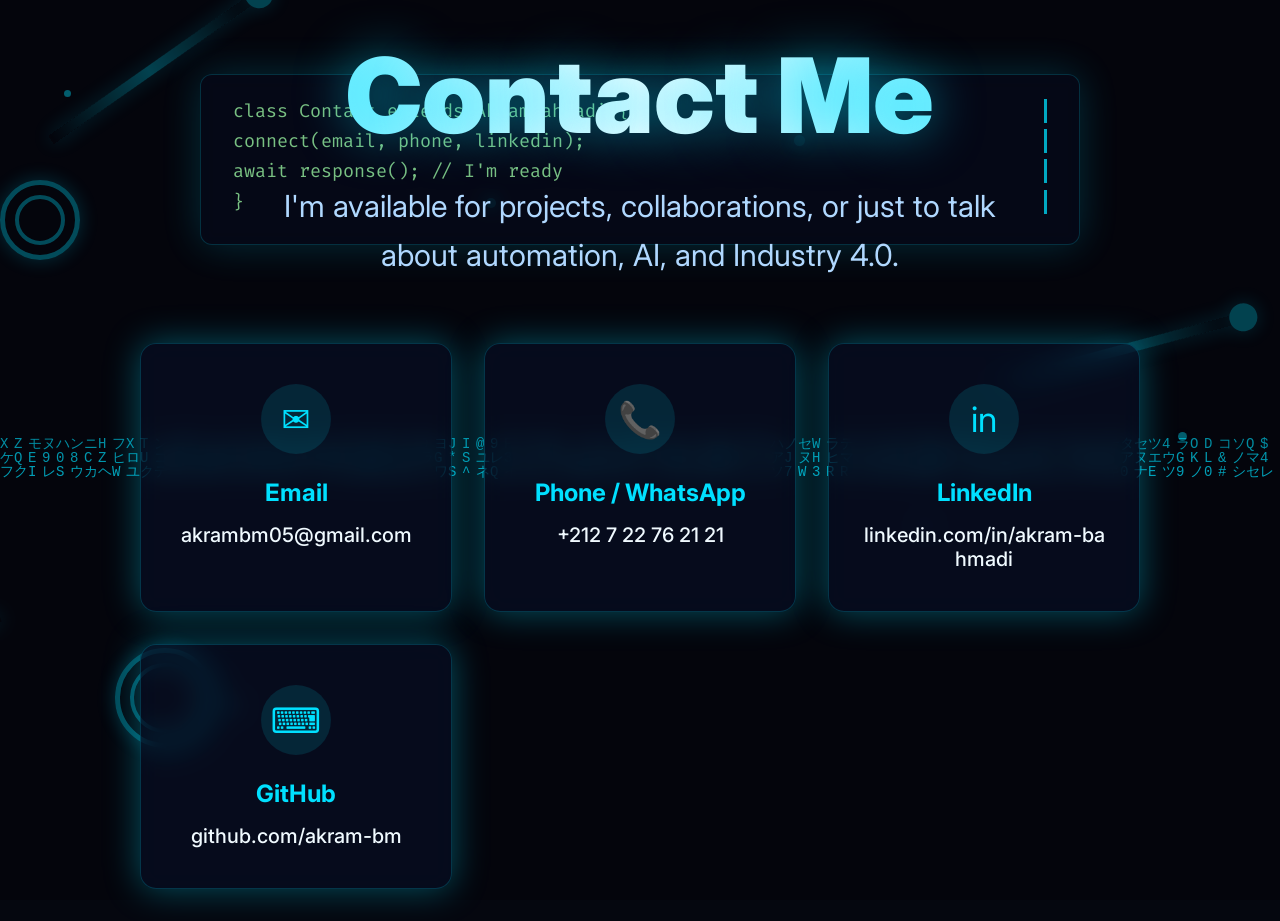
<file: contact-en.html>
<!DOCTYPE html>
<html lang="en">
<head>
  <meta charset="UTF-8" />
  <meta name="viewport" content="width=device-width, initial-scale=1.0"/>
  <title>Contact Me – BAHMADI Akram</title>

  <!-- Favicon -->
  <link rel="icon" href="images/logo1.png" type="image/png">

  <!-- Google Fonts -->
  <link href="https://fonts.googleapis.com/css2?family=Inter:wght@300;400;600;800&family=Fira+Code:wght@400;500&display=swap" rel="stylesheet"/>

  <style>
    :root {
      --bg-primary:     #05070f;
      --accent-cyan:    #00e0ff;
      --accent-blue:    #40c0ff;
      --text-primary:   #f0faff;
      --text-muted:     #b0d8ff;
      --glow-cyan:      0 0 20px rgba(0, 224, 255, 0.6);
      --glow-strong:    0 0 40px rgba(0, 224, 255, 0.9);
      --glow-soft:      0 0 35px rgba(0, 224, 255, 0.35);
      --code-green:     #a0ffaa;
    }

    * { margin:0; padding:0; box-sizing:border-box; }

    body {
      font-family: 'Inter', system-ui, sans-serif;
      background: var(--bg-primary);
      color: var(--text-primary);
      min-height: 100vh;
      overflow-x: hidden;
      position: relative;
    }

    #matrix-bg { position:fixed; inset:0; z-index:-2; }

    .robotic-bg { position:fixed; inset:0; pointer-events:none; z-index:-1; }

    .particles .particle {
      position:absolute; width:var(--size); height:var(--size);
      top:var(--top); left:var(--left);
      background:var(--accent-cyan); border-radius:50%;
      box-shadow:var(--glow-soft); opacity:0.4;
      animation:roboticFloat var(--dur) infinite ease-in-out;
      animation-delay:var(--delay);
    }

    @keyframes roboticFloat {
      0%,100% { transform:translate(0,0) scale(1); opacity:0.4; }
      25%     { transform:translate(140px,-90px) scale(1.35); opacity:0.75; }
      50%     { transform:translate(-80px,150px) scale(0.9); opacity:0.35; }
      75%     { transform:translate(-160px,-60px) scale(1.15); opacity:0.6; }
    }

    .robot-arm {
      position:absolute; top:var(--top); left:var(--left);
      width:240px; height:10px;
      background:linear-gradient(90deg,transparent,var(--accent-cyan),transparent);
      box-shadow:var(--glow-cyan); transform-origin:left center;
      transform:rotate(var(--rot-start));
      animation:roboticSwing var(--dur) infinite ease-in-out;
      animation-delay:var(--delay,0s); opacity:0.28;
    }

    .robot-arm::before {
      content:""; position:absolute; right:-28px; top:-9px;
      width:28px; height:28px; background:var(--accent-cyan);
      border-radius:50%; box-shadow:var(--glow-cyan);
    }

    @keyframes roboticSwing {
      0%,100% { transform:rotate(calc(var(--rot-start) - 35deg)); }
      50%     { transform:rotate(calc(var(--rot-start) + 35deg)); }
    }

    .gear {
      position:absolute; top:var(--top); left:var(--left);
      width:var(--size); height:var(--size);
      border:5px solid var(--accent-cyan); border-radius:50%;
      box-shadow:var(--glow-cyan); opacity:0.32;
      animation:gearSpin var(--dur) linear infinite;
      animation-delay:var(--delay,0s);
    }

    .gear::before {
      content:""; position:absolute; inset:10px;
      border:4px solid var(--accent-cyan); border-radius:50%;
    }

    @keyframes gearSpin { to { transform:rotate(360deg); } }

    .code-editor-overlay {
      position:absolute; top:8%; left:50%; transform:translateX(-50%);
      width:90%; max-width:880px;
      background:rgba(8,15,35,0.65); backdrop-filter:blur(8px);
      border:1px solid rgba(0,224,255,0.25); border-radius:12px;
      padding:1.5rem 2rem; font-family:'Fira Code',monospace;
      font-size:clamp(0.95rem,2.2vw,1.15rem); color:var(--code-green);
      opacity:0.75; pointer-events:none; z-index:1;
      box-shadow:0 0 40px rgba(0,224,255,0.25);
    }

    .code-line {
      white-space:nowrap; overflow:hidden;
      border-right:3px solid var(--accent-cyan);
      animation:typing 4s steps(60,end) forwards, blink-caret 0.7s step-end infinite;
      margin-bottom:0.4rem; opacity:0;
    }

    .code-line:nth-child(1) { animation-delay:1.2s; opacity:1; }
    .code-line:nth-child(2) { animation-delay:5.8s; opacity:1; }
    .code-line:nth-child(3) { animation-delay:10.5s; opacity:1; }
    .code-line:nth-child(4) { animation-delay:15.5s; opacity:1; }

    @keyframes typing { from { width:0; } to { width:100%; } }
    @keyframes blink-caret { from,to { border-color:transparent; } 50% { border-color:var(--accent-cyan); } }

    /* CONTACT PAGE STYLES */
    .contact-hero {
      min-height: 100vh;
      display: flex;
      align-items: center;
      justify-content: center;
      text-align: center;
      padding: 2rem 5%;
      position: relative;
    }

    .contact-content {
      position: relative;
      z-index: 3;
      max-width: 1100px;
      width: 100%;
    }

    .contact-title {
      font-size: clamp(3.5rem, 9vw, 6.5rem);
      font-weight: 900;
      background: linear-gradient(90deg, var(--accent-cyan), #ffffff, var(--accent-cyan));
      -webkit-background-clip: text;
      background-clip: text;
      color: transparent;
      text-shadow: 0 0 50px rgba(0,224,255,0.5);
      margin-bottom: 1.5rem;
    }

    .contact-subtitle {
      font-size: clamp(1.4rem, 4vw, 1.9rem);
      color: var(--text-muted);
      max-width: 720px;
      margin: 0 auto 4rem;
      line-height: 1.6;
    }

    .contact-cards {
      display: grid;
      grid-template-columns: repeat(auto-fit, minmax(280px, 1fr));
      gap: 2rem;
      max-width: 1000px;
      margin: 0 auto;
    }

    .contact-card {
      background: rgba(10, 20, 50, 0.45);
      backdrop-filter: blur(12px);
      border: 1px solid rgba(0,224,255,0.2);
      border-radius: 16px;
      padding: 2.5rem 1.8rem;
      text-align: center;
      transition: all 0.4s ease;
      box-shadow: var(--glow-soft);
    }

    .contact-card:hover {
      transform: translateY(-12px);
      border-color: var(--accent-cyan);
      box-shadow: var(--glow-strong);
    }

    .contact-icon {
      width: 70px;
      height: 70px;
      margin: 0 auto 1.5rem;
      display: flex;
      align-items: center;
      justify-content: center;
      border-radius: 50%;
      background: rgba(0,224,255,0.12);
      color: var(--accent-cyan);
      font-size: 2.2rem;
      transition: all 0.4s ease;
    }

    .contact-card:hover .contact-icon {
      background: var(--accent-cyan);
      color: #05070f;
      box-shadow: 0 0 30px rgba(0,224,255,0.7);
      transform: scale(1.1);
    }

    .contact-card h3 {
      font-size: 1.5rem;
      color: var(--accent-cyan);
      margin-bottom: 1rem;
    }

    .contact-card .value {
      font-size: 1.25rem;
      font-weight: 500;
      color: var(--text-primary);
      margin: 0.8rem 0;
      word-break: break-all;
    }

    .contact-card a {
      color: var(--accent-cyan);
      text-decoration: none;
      font-size: 1.15rem;
      transition: all 0.3s;
    }

    .contact-card a:hover {
      color: white;
      text-decoration: underline;
    }
  </style>
</head>
<body>

  <canvas id="matrix-bg"></canvas>

  <div class="robotic-bg">
    <div class="particles">
      <div class="particle" style="--size:7px; --top:10%; --left:5%; --dur:19s; --delay:0s;"></div>
      <div class="particle" style="--size:10px; --top:22%; --left:38%; --dur:26s; --delay:3s;"></div>
      <div class="particle" style="--size:6px; --top:58%; --left:72%; --dur:17s; --delay:5.5s;"></div>
      <div class="particle" style="--size:9px; --top:48%; --left:92%; --dur:23s; --delay:1.8s;"></div>
      <div class="particle" style="--size:8px; --top:78%; --left:18%; --dur:30s; --delay:4.2s;"></div>
      <div class="particle" style="--size:11px; --top:15%; --left:62%; --dur:21s; --delay:9s;"></div>
    </div>

    <div class="robot-arm" style="--top:15%; --left:4%; --rot-start:-35deg; --dur:14s;"></div>
    <div class="robot-arm" style="--top:68%; --right:8%; --rot-start:160deg; --dur:16s; --delay:4s;"></div>
    <div class="robot-arm" style="--top:42%; --left:78%; --rot-start:-15deg; --dur:19s; --delay:8s;"></div>

    <div class="gear" style="--top:20%; --right:16%; --size:80px; --dur:32s;"></div>
    <div class="gear" style="--top:72%; --left:9%; --size:100px; --dur:38s; --delay:6s;"></div>
  </div>

  <div class="code-editor-overlay">
    <div class="code-line">class Contact extends AkramBahmadi {</div>
    <div class="code-line">  connect(email, phone, linkedin);</div>
    <div class="code-line">  await response(); // I'm ready</div>
    <div class="code-line">}</div>
  </div>

  <section class="contact-hero">
    <div class="contact-content">
      <h1 class="contact-title">Contact Me</h1>
      <p class="contact-subtitle">
        I'm available for projects, collaborations, or just to talk about automation, AI, and Industry 4.0.
      </p>

      <div class="contact-cards">
        <!-- Email -->
        <div class="contact-card">
          <div class="contact-icon">✉</div>
          <h3>Email</h3>
          <a href="mailto:akrambm05@gmail.com" class="value">akrambm05@gmail.com</a>
        </div>

        <!-- Phone / WhatsApp -->
        <div class="contact-card">
          <div class="contact-icon">📞</div>
          <h3>Phone / WhatsApp</h3>
          <a href="tel:+212722762121" class="value">+212 7 22 76 21 21</a>
        </div>

        <!-- LinkedIn -->
        <div class="contact-card">
          <div class="contact-icon">in</div>
          <h3>LinkedIn</h3>
          <a href="https://www.linkedin.com/in/akram-bahmadi" target="_blank" rel="noopener noreferrer" class="value">
            linkedin.com/in/akram-bahmadi
          </a>
        </div>

        <!-- GitHub (optional) -->
        <div class="contact-card">
          <div class="contact-icon">⌨</div>
          <h3>GitHub</h3>
          <a href="https://github.com/akram-bm" target="_blank" rel="noopener noreferrer" class="value">
            github.com/akram-bm
          </a>
        </div>
      </div>
    </div>
  </section>

  <script>
    // Matrix rain background
    const canvas = document.getElementById('matrix-bg');
    if (canvas) {
      const ctx = canvas.getContext('2d');
      function resizeCanvas() { canvas.width = window.innerWidth; canvas.height = window.innerHeight; }
      resizeCanvas(); window.addEventListener('resize', resizeCanvas);

      const chars = '01アイウエオカキクケコサシスセソタチツテトナニヌネノハヒフヘホマミムメモヤユヨラリルレロワヲンABCDEFGHIJKLMNOPQRSTUVWXYZ0123456789@#$%^&*';
      const fontSize = 14;
      const columns = canvas.width / fontSize;
      const drops = Array(Math.floor(columns)).fill(1);

      function draw() {
        ctx.fillStyle = 'rgba(5,7,15,0.06)'; ctx.fillRect(0,0,canvas.width,canvas.height);
        ctx.fillStyle = 'rgba(0,224,255,0.7)'; ctx.font = fontSize + 'px monospace';
        for (let i = 0; i < drops.length; i++) {
          const text = chars.charAt(Math.floor(Math.random() * chars.length));
          ctx.fillText(text, i * fontSize, drops[i] * fontSize);
          if (drops[i] * fontSize > canvas.height && Math.random() > 0.975) drops[i] = 0;
          drops[i]++;
        }
      }
      setInterval(draw, 50);
    }
  </script>

</body>
</html>
</file>
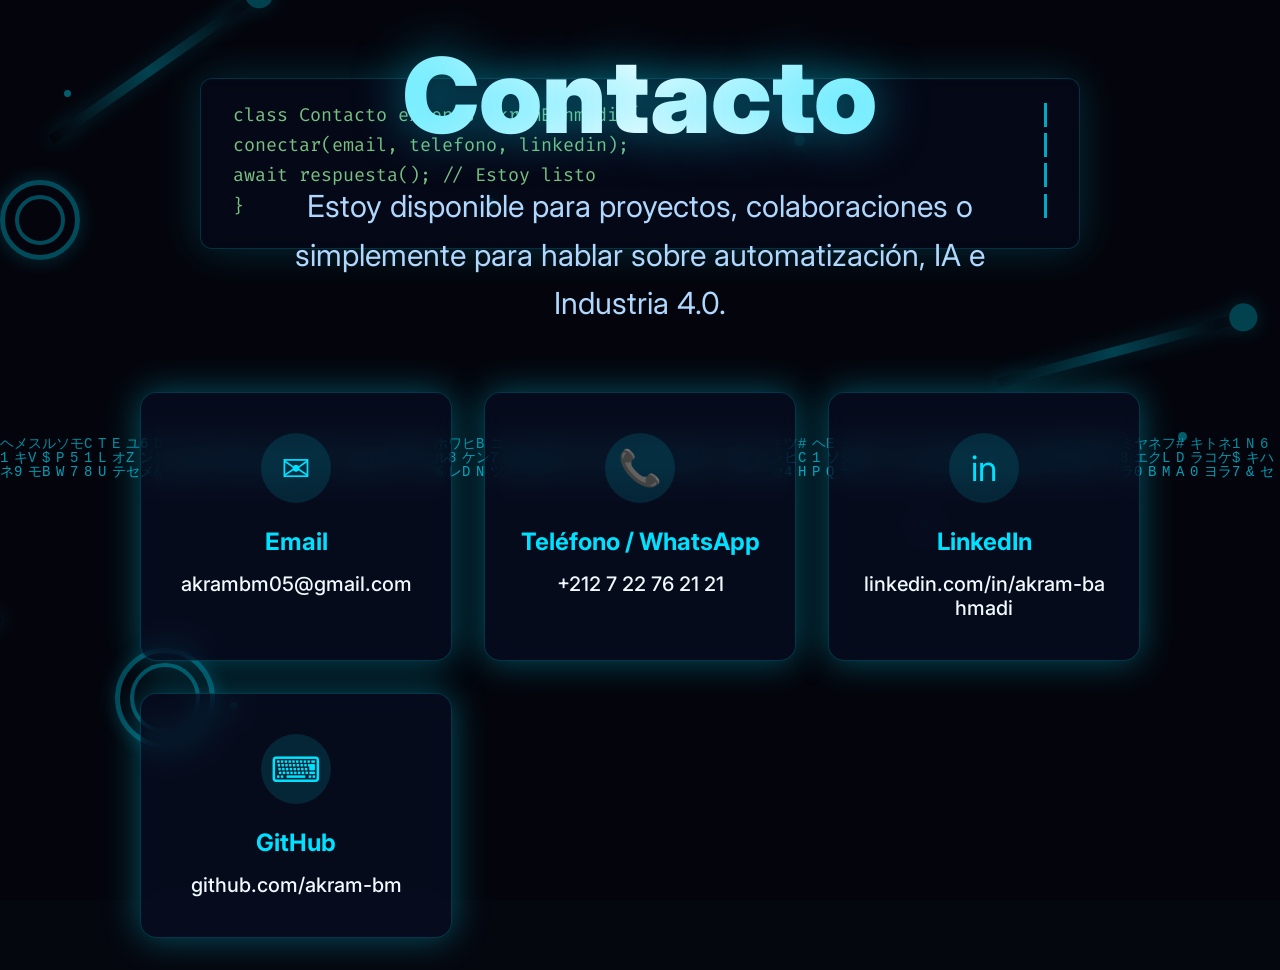
<file: contact-es.html>
<!DOCTYPE html>
<html lang="es">
<head>
  <meta charset="UTF-8" />
  <meta name="viewport" content="width=device-width, initial-scale=1.0"/>
  <title>Contacto – BAHMADI Akram</title>

  <!-- Favicon -->
  <link rel="icon" href="images/logo1.png" type="image/png">

  <!-- Google Fonts -->
  <link href="https://fonts.googleapis.com/css2?family=Inter:wght@300;400;600;800&family=Fira+Code:wght@400;500&display=swap" rel="stylesheet"/>

  <style>
    :root {
      --bg-primary:     #05070f;
      --accent-cyan:    #00e0ff;
      --accent-blue:    #40c0ff;
      --text-primary:   #f0faff;
      --text-muted:     #b0d8ff;
      --glow-cyan:      0 0 20px rgba(0, 224, 255, 0.6);
      --glow-strong:    0 0 40px rgba(0, 224, 255, 0.9);
      --glow-soft:      0 0 35px rgba(0, 224, 255, 0.35);
      --code-green:     #a0ffaa;
    }

    * { margin:0; padding:0; box-sizing:border-box; }

    body {
      font-family: 'Inter', system-ui, sans-serif;
      background: var(--bg-primary);
      color: var(--text-primary);
      min-height: 100vh;
      overflow-x: hidden;
      position: relative;
    }

    #matrix-bg { position:fixed; inset:0; z-index:-2; }

    .robotic-bg { position:fixed; inset:0; pointer-events:none; z-index:-1; }

    .particles .particle {
      position:absolute; width:var(--size); height:var(--size);
      top:var(--top); left:var(--left);
      background:var(--accent-cyan); border-radius:50%;
      box-shadow:var(--glow-soft); opacity:0.4;
      animation:roboticFloat var(--dur) infinite ease-in-out;
      animation-delay:var(--delay);
    }

    @keyframes roboticFloat {
      0%,100% { transform:translate(0,0) scale(1); opacity:0.4; }
      25%     { transform:translate(140px,-90px) scale(1.35); opacity:0.75; }
      50%     { transform:translate(-80px,150px) scale(0.9); opacity:0.35; }
      75%     { transform:translate(-160px,-60px) scale(1.15); opacity:0.6; }
    }

    .robot-arm {
      position:absolute; top:var(--top); left:var(--left);
      width:240px; height:10px;
      background:linear-gradient(90deg,transparent,var(--accent-cyan),transparent);
      box-shadow:var(--glow-cyan); transform-origin:left center;
      transform:rotate(var(--rot-start));
      animation:roboticSwing var(--dur) infinite ease-in-out;
      animation-delay:var(--delay,0s); opacity:0.28;
    }

    .robot-arm::before {
      content:""; position:absolute; right:-28px; top:-9px;
      width:28px; height:28px; background:var(--accent-cyan);
      border-radius:50%; box-shadow:var(--glow-cyan);
    }

    @keyframes roboticSwing {
      0%,100% { transform:rotate(calc(var(--rot-start) - 35deg)); }
      50%     { transform:rotate(calc(var(--rot-start) + 35deg)); }
    }

    .gear {
      position:absolute; top:var(--top); left:var(--left);
      width:var(--size); height:var(--size);
      border:5px solid var(--accent-cyan); border-radius:50%;
      box-shadow:var(--glow-cyan); opacity:0.32;
      animation:gearSpin var(--dur) linear infinite;
      animation-delay:var(--delay,0s);
    }

    .gear::before {
      content:""; position:absolute; inset:10px;
      border:4px solid var(--accent-cyan); border-radius:50%;
    }

    @keyframes gearSpin { to { transform:rotate(360deg); } }

    .code-editor-overlay {
      position:absolute; top:8%; left:50%; transform:translateX(-50%);
      width:90%; max-width:880px;
      background:rgba(8,15,35,0.65); backdrop-filter:blur(8px);
      border:1px solid rgba(0,224,255,0.25); border-radius:12px;
      padding:1.5rem 2rem; font-family:'Fira Code',monospace;
      font-size:clamp(0.95rem,2.2vw,1.15rem); color:var(--code-green);
      opacity:0.75; pointer-events:none; z-index:1;
      box-shadow:0 0 40px rgba(0,224,255,0.25);
    }

    .code-line {
      white-space:nowrap; overflow:hidden;
      border-right:3px solid var(--accent-cyan);
      animation:typing 4s steps(60,end) forwards, blink-caret 0.7s step-end infinite;
      margin-bottom:0.4rem; opacity:0;
    }

    .code-line:nth-child(1) { animation-delay:1.2s; opacity:1; }
    .code-line:nth-child(2) { animation-delay:5.8s; opacity:1; }
    .code-line:nth-child(3) { animation-delay:10.5s; opacity:1; }
    .code-line:nth-child(4) { animation-delay:15.5s; opacity:1; }

    @keyframes typing { from { width:0; } to { width:100%; } }
    @keyframes blink-caret { from,to { border-color:transparent; } 50% { border-color:var(--accent-cyan); } }

    .contact-hero {
      min-height: 100vh;
      display: flex;
      align-items: center;
      justify-content: center;
      text-align: center;
      padding: 2rem 5%;
      position: relative;
    }

    .contact-content {
      position: relative;
      z-index: 3;
      max-width: 1100px;
      width: 100%;
    }

    .contact-title {
      font-size: clamp(3.5rem, 9vw, 6.5rem);
      font-weight: 900;
      background: linear-gradient(90deg, var(--accent-cyan), #ffffff, var(--accent-cyan));
      -webkit-background-clip: text;
      background-clip: text;
      color: transparent;
      text-shadow: 0 0 50px rgba(0,224,255,0.5);
      margin-bottom: 1.5rem;
    }

    .contact-subtitle {
      font-size: clamp(1.4rem, 4vw, 1.9rem);
      color: var(--text-muted);
      max-width: 720px;
      margin: 0 auto 4rem;
      line-height: 1.6;
    }

    .contact-cards {
      display: grid;
      grid-template-columns: repeat(auto-fit, minmax(280px, 1fr));
      gap: 2rem;
      max-width: 1000px;
      margin: 0 auto;
    }

    .contact-card {
      background: rgba(10, 20, 50, 0.45);
      backdrop-filter: blur(12px);
      border: 1px solid rgba(0,224,255,0.2);
      border-radius: 16px;
      padding: 2.5rem 1.8rem;
      text-align: center;
      transition: all 0.4s ease;
      box-shadow: var(--glow-soft);
    }

    .contact-card:hover {
      transform: translateY(-12px);
      border-color: var(--accent-cyan);
      box-shadow: var(--glow-strong);
    }

    .contact-icon {
      width: 70px;
      height: 70px;
      margin: 0 auto 1.5rem;
      display: flex;
      align-items: center;
      justify-content: center;
      border-radius: 50%;
      background: rgba(0,224,255,0.12);
      color: var(--accent-cyan);
      font-size: 2.2rem;
      transition: all 0.4s ease;
    }

    .contact-card:hover .contact-icon {
      background: var(--accent-cyan);
      color: #05070f;
      box-shadow: 0 0 30px rgba(0,224,255,0.7);
      transform: scale(1.1);
    }

    .contact-card h3 {
      font-size: 1.5rem;
      color: var(--accent-cyan);
      margin-bottom: 1rem;
    }

    .contact-card .value {
      font-size: 1.25rem;
      font-weight: 500;
      color: var(--text-primary);
      margin: 0.8rem 0;
      word-break: break-all;
    }

    .contact-card a {
      color: var(--accent-cyan);
      text-decoration: none;
      font-size: 1.15rem;
      transition: all 0.3s;
    }

    .contact-card a:hover {
      color: white;
      text-decoration: underline;
    }
  </style>
</head>
<body>

  <canvas id="matrix-bg"></canvas>

  <div class="robotic-bg">
    <div class="particles">
      <div class="particle" style="--size:7px; --top:10%; --left:5%; --dur:19s; --delay:0s;"></div>
      <div class="particle" style="--size:10px; --top:22%; --left:38%; --dur:26s; --delay:3s;"></div>
      <div class="particle" style="--size:6px; --top:58%; --left:72%; --dur:17s; --delay:5.5s;"></div>
      <div class="particle" style="--size:9px; --top:48%; --left:92%; --dur:23s; --delay:1.8s;"></div>
      <div class="particle" style="--size:8px; --top:78%; --left:18%; --dur:30s; --delay:4.2s;"></div>
      <div class="particle" style="--size:11px; --top:15%; --left:62%; --dur:21s; --delay:9s;"></div>
    </div>

    <div class="robot-arm" style="--top:15%; --left:4%; --rot-start:-35deg; --dur:14s;"></div>
    <div class="robot-arm" style="--top:68%; --right:8%; --rot-start:160deg; --dur:16s; --delay:4s;"></div>
    <div class="robot-arm" style="--top:42%; --left:78%; --rot-start:-15deg; --dur:19s; --delay:8s;"></div>

    <div class="gear" style="--top:20%; --right:16%; --size:80px; --dur:32s;"></div>
    <div class="gear" style="--top:72%; --left:9%; --size:100px; --dur:38s; --delay:6s;"></div>
  </div>

  <div class="code-editor-overlay">
    <div class="code-line">class Contacto extends AkramBahmadi {</div>
    <div class="code-line">  conectar(email, telefono, linkedin);</div>
    <div class="code-line">  await respuesta(); // Estoy listo</div>
    <div class="code-line">}</div>
  </div>

  <section class="contact-hero">
    <div class="contact-content">
      <h1 class="contact-title">Contacto</h1>
      <p class="contact-subtitle">
        Estoy disponible para proyectos, colaboraciones o simplemente para hablar sobre automatización, IA e Industria 4.0.
      </p>

      <div class="contact-cards">
        <!-- Email -->
        <div class="contact-card">
          <div class="contact-icon">✉</div>
          <h3>Email</h3>
          <a href="mailto:akrambm05@gmail.com" class="value">akrambm05@gmail.com</a>
        </div>

        <!-- Teléfono / WhatsApp -->
        <div class="contact-card">
          <div class="contact-icon">📞</div>
          <h3>Teléfono / WhatsApp</h3>
          <a href="tel:+212722762121" class="value">+212 7 22 76 21 21</a>
        </div>

        <!-- LinkedIn -->
        <div class="contact-card">
          <div class="contact-icon">in</div>
          <h3>LinkedIn</h3>
          <a href="https://www.linkedin.com/in/akram-bahmadi" target="_blank" rel="noopener noreferrer" class="value">
            linkedin.com/in/akram-bahmadi
          </a>
        </div>

        <!-- GitHub -->
        <div class="contact-card">
          <div class="contact-icon">⌨</div>
          <h3>GitHub</h3>
          <a href="https://github.com/akram-bm" target="_blank" rel="noopener noreferrer" class="value">
            github.com/akram-bm
          </a>
        </div>
      </div>
    </div>
  </section>

  <script>
    const canvas = document.getElementById('matrix-bg');
    if (canvas) {
      const ctx = canvas.getContext('2d');
      function resizeCanvas() { canvas.width = window.innerWidth; canvas.height = window.innerHeight; }
      resizeCanvas(); window.addEventListener('resize', resizeCanvas);

      const chars = '01アイウエオカキクケコサシスセソタチツテトナニヌネノハヒフヘホマミムメモヤユヨラリルレロワヲンABCDEFGHIJKLMNOPQRSTUVWXYZ0123456789@#$%^&*';
      const fontSize = 14;
      const columns = canvas.width / fontSize;
      const drops = Array(Math.floor(columns)).fill(1);

      function draw() {
        ctx.fillStyle = 'rgba(5,7,15,0.06)'; ctx.fillRect(0,0,canvas.width,canvas.height);
        ctx.fillStyle = 'rgba(0,224,255,0.7)'; ctx.font = fontSize + 'px monospace';
        for (let i = 0; i < drops.length; i++) {
          const text = chars.charAt(Math.floor(Math.random() * chars.length));
          ctx.fillText(text, i * fontSize, drops[i] * fontSize);
          if (drops[i] * fontSize > canvas.height && Math.random() > 0.975) drops[i] = 0;
          drops[i]++;
        }
      }
      setInterval(draw, 50);
    }
  </script>

</body>
</html>
</file>
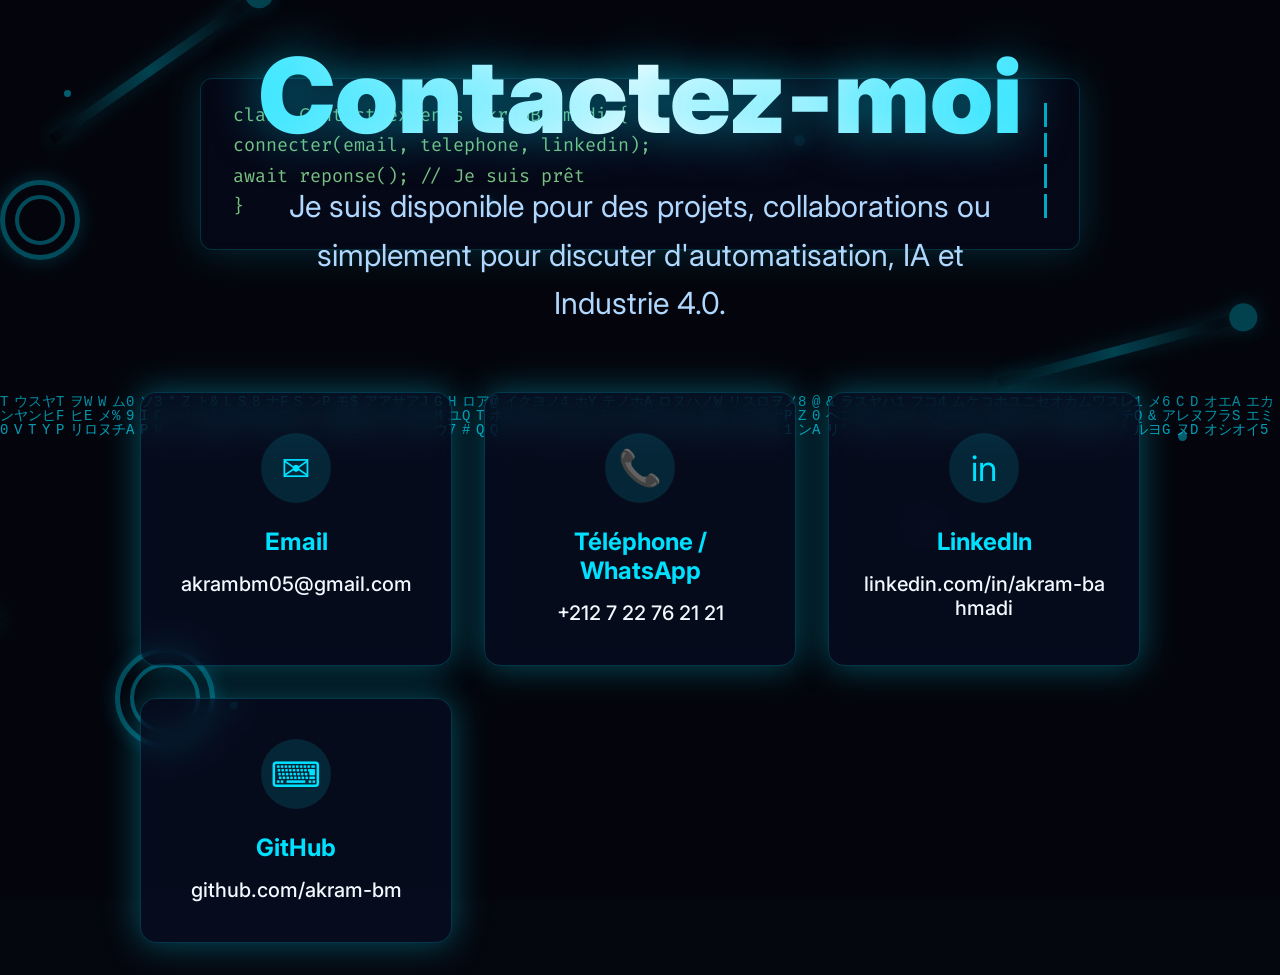
<file: contact-fr.html>
<!DOCTYPE html>
<html lang="fr">
<head>
  <meta charset="UTF-8" />
  <meta name="viewport" content="width=device-width, initial-scale=1.0"/>
  <title>Contactez-moi – BAHMADI Akram</title>

  <!-- Favicon -->
  <link rel="icon" href="images/logo1.png" type="image/png">

  <!-- Google Fonts -->
  <link href="https://fonts.googleapis.com/css2?family=Inter:wght@300;400;600;800&family=Fira+Code:wght@400;500&display=swap" rel="stylesheet"/>

  <style>
    :root {
      --bg-primary:     #05070f;
      --accent-cyan:    #00e0ff;
      --accent-blue:    #40c0ff;
      --text-primary:   #f0faff;
      --text-muted:     #b0d8ff;
      --glow-cyan:      0 0 20px rgba(0, 224, 255, 0.6);
      --glow-strong:    0 0 40px rgba(0, 224, 255, 0.9);
      --glow-soft:      0 0 35px rgba(0, 224, 255, 0.35);
      --code-green:     #a0ffaa;
    }

    * { margin:0; padding:0; box-sizing:border-box; }

    body {
      font-family: 'Inter', system-ui, sans-serif;
      background: var(--bg-primary);
      color: var(--text-primary);
      min-height: 100vh;
      overflow-x: hidden;
      position: relative;
    }

    #matrix-bg { position:fixed; inset:0; z-index:-2; }

    .robotic-bg { position:fixed; inset:0; pointer-events:none; z-index:-1; }

    .particles .particle {
      position:absolute; width:var(--size); height:var(--size);
      top:var(--top); left:var(--left);
      background:var(--accent-cyan); border-radius:50%;
      box-shadow:var(--glow-soft); opacity:0.4;
      animation:roboticFloat var(--dur) infinite ease-in-out;
      animation-delay:var(--delay);
    }

    @keyframes roboticFloat {
      0%,100% { transform:translate(0,0) scale(1); opacity:0.4; }
      25%     { transform:translate(140px,-90px) scale(1.35); opacity:0.75; }
      50%     { transform:translate(-80px,150px) scale(0.9); opacity:0.35; }
      75%     { transform:translate(-160px,-60px) scale(1.15); opacity:0.6; }
    }

    .robot-arm {
      position:absolute; top:var(--top); left:var(--left);
      width:240px; height:10px;
      background:linear-gradient(90deg,transparent,var(--accent-cyan),transparent);
      box-shadow:var(--glow-cyan); transform-origin:left center;
      transform:rotate(var(--rot-start));
      animation:roboticSwing var(--dur) infinite ease-in-out;
      animation-delay:var(--delay,0s); opacity:0.28;
    }

    .robot-arm::before {
      content:""; position:absolute; right:-28px; top:-9px;
      width:28px; height:28px; background:var(--accent-cyan);
      border-radius:50%; box-shadow:var(--glow-cyan);
    }

    @keyframes roboticSwing {
      0%,100% { transform:rotate(calc(var(--rot-start) - 35deg)); }
      50%     { transform:rotate(calc(var(--rot-start) + 35deg)); }
    }

    .gear {
      position:absolute; top:var(--top); left:var(--left);
      width:var(--size); height:var(--size);
      border:5px solid var(--accent-cyan); border-radius:50%;
      box-shadow:var(--glow-cyan); opacity:0.32;
      animation:gearSpin var(--dur) linear infinite;
      animation-delay:var(--delay,0s);
    }

    .gear::before {
      content:""; position:absolute; inset:10px;
      border:4px solid var(--accent-cyan); border-radius:50%;
    }

    @keyframes gearSpin { to { transform:rotate(360deg); } }

    .code-editor-overlay {
      position:absolute; top:8%; left:50%; transform:translateX(-50%);
      width:90%; max-width:880px;
      background:rgba(8,15,35,0.65); backdrop-filter:blur(8px);
      border:1px solid rgba(0,224,255,0.25); border-radius:12px;
      padding:1.5rem 2rem; font-family:'Fira Code',monospace;
      font-size:clamp(0.95rem,2.2vw,1.15rem); color:var(--code-green);
      opacity:0.75; pointer-events:none; z-index:1;
      box-shadow:0 0 40px rgba(0,224,255,0.25);
    }

    .code-line {
      white-space:nowrap; overflow:hidden;
      border-right:3px solid var(--accent-cyan);
      animation:typing 4s steps(60,end) forwards, blink-caret 0.7s step-end infinite;
      margin-bottom:0.4rem; opacity:0;
    }

    .code-line:nth-child(1) { animation-delay:1.2s; opacity:1; }
    .code-line:nth-child(2) { animation-delay:5.8s; opacity:1; }
    .code-line:nth-child(3) { animation-delay:10.5s; opacity:1; }
    .code-line:nth-child(4) { animation-delay:15.5s; opacity:1; }

    @keyframes typing { from { width:0; } to { width:100%; } }
    @keyframes blink-caret { from,to { border-color:transparent; } 50% { border-color:var(--accent-cyan); } }

    .contact-hero {
      min-height: 100vh;
      display: flex;
      align-items: center;
      justify-content: center;
      text-align: center;
      padding: 2rem 5%;
      position: relative;
    }

    .contact-content {
      position: relative;
      z-index: 3;
      max-width: 1100px;
      width: 100%;
    }

    .contact-title {
      font-size: clamp(3.5rem, 9vw, 6.5rem);
      font-weight: 900;
      background: linear-gradient(90deg, var(--accent-cyan), #ffffff, var(--accent-cyan));
      -webkit-background-clip: text;
      background-clip: text;
      color: transparent;
      text-shadow: 0 0 50px rgba(0,224,255,0.5);
      margin-bottom: 1.5rem;
    }

    .contact-subtitle {
      font-size: clamp(1.4rem, 4vw, 1.9rem);
      color: var(--text-muted);
      max-width: 720px;
      margin: 0 auto 4rem;
      line-height: 1.6;
    }

    .contact-cards {
      display: grid;
      grid-template-columns: repeat(auto-fit, minmax(280px, 1fr));
      gap: 2rem;
      max-width: 1000px;
      margin: 0 auto;
    }

    .contact-card {
      background: rgba(10, 20, 50, 0.45);
      backdrop-filter: blur(12px);
      border: 1px solid rgba(0,224,255,0.2);
      border-radius: 16px;
      padding: 2.5rem 1.8rem;
      text-align: center;
      transition: all 0.4s ease;
      box-shadow: var(--glow-soft);
    }

    .contact-card:hover {
      transform: translateY(-12px);
      border-color: var(--accent-cyan);
      box-shadow: var(--glow-strong);
    }

    .contact-icon {
      width: 70px;
      height: 70px;
      margin: 0 auto 1.5rem;
      display: flex;
      align-items: center;
      justify-content: center;
      border-radius: 50%;
      background: rgba(0,224,255,0.12);
      color: var(--accent-cyan);
      font-size: 2.2rem;
      transition: all 0.4s ease;
    }

    .contact-card:hover .contact-icon {
      background: var(--accent-cyan);
      color: #05070f;
      box-shadow: 0 0 30px rgba(0,224,255,0.7);
      transform: scale(1.1);
    }

    .contact-card h3 {
      font-size: 1.5rem;
      color: var(--accent-cyan);
      margin-bottom: 1rem;
    }

    .contact-card .value {
      font-size: 1.25rem;
      font-weight: 500;
      color: var(--text-primary);
      margin: 0.8rem 0;
      word-break: break-all;
    }

    .contact-card a {
      color: var(--accent-cyan);
      text-decoration: none;
      font-size: 1.15rem;
      transition: all 0.3s;
    }

    .contact-card a:hover {
      color: white;
      text-decoration: underline;
    }
  </style>
</head>
<body>

  <canvas id="matrix-bg"></canvas>

  <div class="robotic-bg">
    <div class="particles">
      <div class="particle" style="--size:7px; --top:10%; --left:5%; --dur:19s; --delay:0s;"></div>
      <div class="particle" style="--size:10px; --top:22%; --left:38%; --dur:26s; --delay:3s;"></div>
      <div class="particle" style="--size:6px; --top:58%; --left:72%; --dur:17s; --delay:5.5s;"></div>
      <div class="particle" style="--size:9px; --top:48%; --left:92%; --dur:23s; --delay:1.8s;"></div>
      <div class="particle" style="--size:8px; --top:78%; --left:18%; --dur:30s; --delay:4.2s;"></div>
      <div class="particle" style="--size:11px; --top:15%; --left:62%; --dur:21s; --delay:9s;"></div>
    </div>

    <div class="robot-arm" style="--top:15%; --left:4%; --rot-start:-35deg; --dur:14s;"></div>
    <div class="robot-arm" style="--top:68%; --right:8%; --rot-start:160deg; --dur:16s; --delay:4s;"></div>
    <div class="robot-arm" style="--top:42%; --left:78%; --rot-start:-15deg; --dur:19s; --delay:8s;"></div>

    <div class="gear" style="--top:20%; --right:16%; --size:80px; --dur:32s;"></div>
    <div class="gear" style="--top:72%; --left:9%; --size:100px; --dur:38s; --delay:6s;"></div>
  </div>

  <div class="code-editor-overlay">
    <div class="code-line">class Contact extends AkramBahmadi {</div>
    <div class="code-line">  connecter(email, telephone, linkedin);</div>
    <div class="code-line">  await reponse(); // Je suis prêt</div>
    <div class="code-line">}</div>
  </div>

  <section class="contact-hero">
    <div class="contact-content">
      <h1 class="contact-title">Contactez-moi</h1>
      <p class="contact-subtitle">
        Je suis disponible pour des projets, collaborations ou simplement pour discuter d'automatisation, IA et Industrie 4.0.
      </p>

      <div class="contact-cards">
        <!-- Email -->
        <div class="contact-card">
          <div class="contact-icon">✉</div>
          <h3>Email</h3>
          <a href="mailto:akrambm05@gmail.com" class="value">akrambm05@gmail.com</a>
        </div>

        <!-- Téléphone / WhatsApp -->
        <div class="contact-card">
          <div class="contact-icon">📞</div>
          <h3>Téléphone / WhatsApp</h3>
          <a href="tel:+212722762121" class="value">+212 7 22 76 21 21</a>
        </div>

        <!-- LinkedIn -->
        <div class="contact-card">
          <div class="contact-icon">in</div>
          <h3>LinkedIn</h3>
          <a href="https://www.linkedin.com/in/akram-bahmadi" target="_blank" rel="noopener noreferrer" class="value">
            linkedin.com/in/akram-bahmadi
          </a>
        </div>

        <!-- GitHub -->
        <div class="contact-card">
          <div class="contact-icon">⌨</div>
          <h3>GitHub</h3>
          <a href="https://github.com/akram-bm" target="_blank" rel="noopener noreferrer" class="value">
            github.com/akram-bm
          </a>
        </div>
      </div>
    </div>
  </section>

  <script>
    const canvas = document.getElementById('matrix-bg');
    if (canvas) {
      const ctx = canvas.getContext('2d');
      function resizeCanvas() { canvas.width = window.innerWidth; canvas.height = window.innerHeight; }
      resizeCanvas(); window.addEventListener('resize', resizeCanvas);

      const chars = '01アイウエオカキクケコサシスセソタチツテトナニヌネノハヒフヘホマミムメモヤユヨラリルレロワヲンABCDEFGHIJKLMNOPQRSTUVWXYZ0123456789@#$%^&*';
      const fontSize = 14;
      const columns = canvas.width / fontSize;
      const drops = Array(Math.floor(columns)).fill(1);

      function draw() {
        ctx.fillStyle = 'rgba(5,7,15,0.06)'; ctx.fillRect(0,0,canvas.width,canvas.height);
        ctx.fillStyle = 'rgba(0,224,255,0.7)'; ctx.font = fontSize + 'px monospace';
        for (let i = 0; i < drops.length; i++) {
          const text = chars.charAt(Math.floor(Math.random() * chars.length));
          ctx.fillText(text, i * fontSize, drops[i] * fontSize);
          if (drops[i] * fontSize > canvas.height && Math.random() > 0.975) drops[i] = 0;
          drops[i]++;
        }
      }
      setInterval(draw, 50);
    }
  </script>

</body>
</html>
</file>
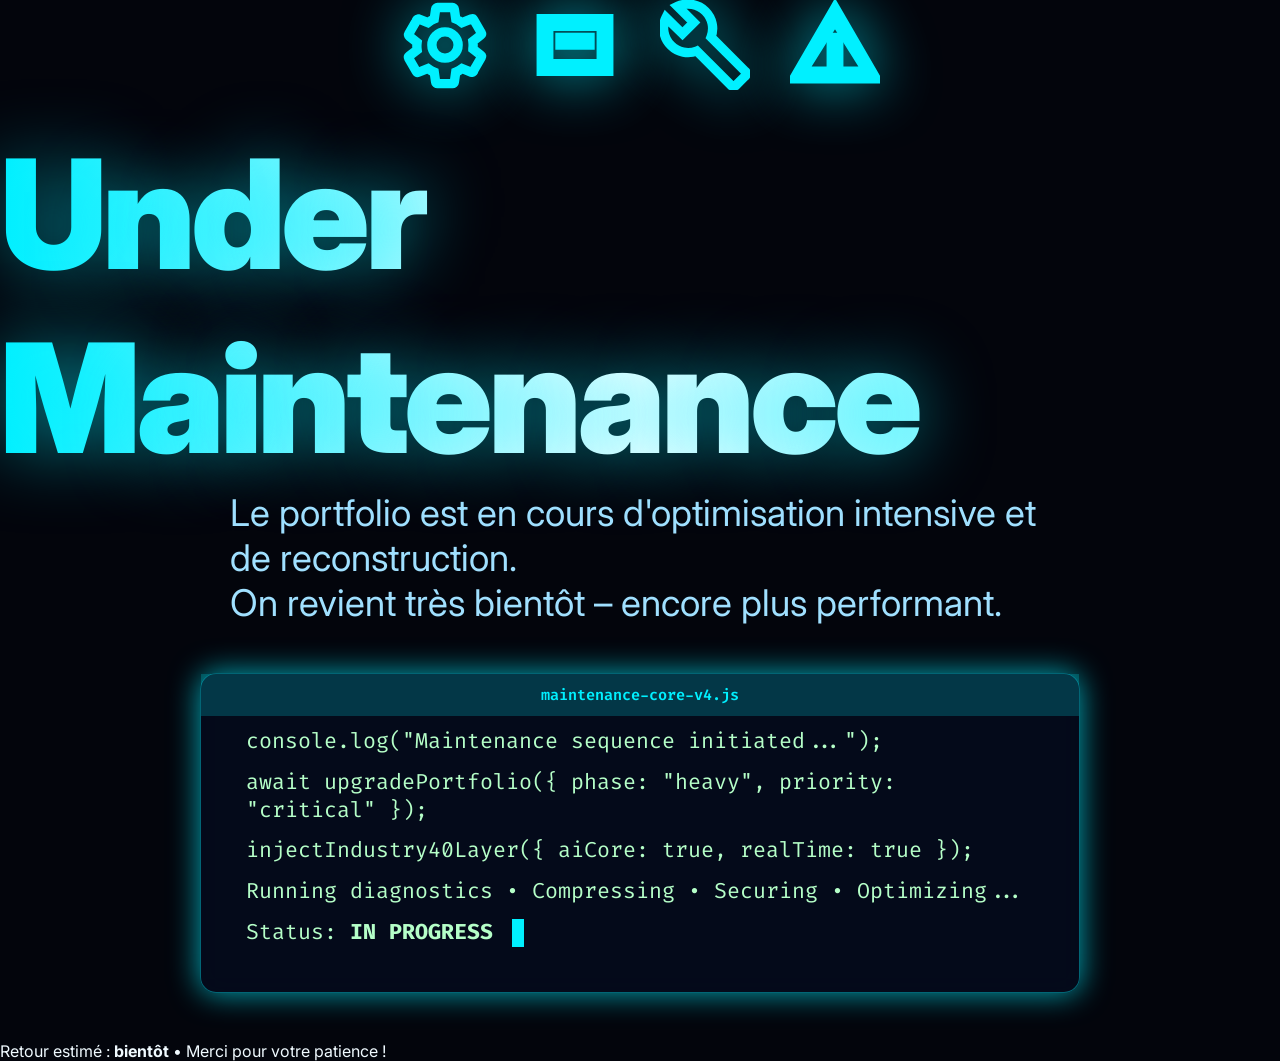
<file: portfolio.en.html>
<!DOCTYPE html>
<html lang="fr">
<head>
  <meta charset="UTF-8" />
  <meta name="viewport" content="width=device-width, initial-scale=1.0"/>
  <title>En Maintenance - BAHMADI Akram Portfolio</title>

  <link href="https://fonts.googleapis.com/css2?family=Inter:wght@300;400;600;800&family=Fira+Code:wght@400;500;700&display=swap" rel="stylesheet"/>

  <style>
    :root {
      --bg-primary:     #03050c;
      --accent-cyan:    #00f0ff;
      --accent-blue:    #30d0ff;
      --text-primary:   #f0faff;
      --text-muted:     #a0e0ff;
      --glow-cyan:      0 0 30px rgba(0, 240, 255, 0.7);
      --glow-strong:    0 0 70px rgba(0, 240, 255, 0.5);
      --code-green:     #b5ffc8;
      --warning-red:    #ff4d4d;
    }

    * { margin:0; padding:0; box-sizing:border-box; }

    body {
      font-family: 'Inter', system-ui, sans-serif;
      background: var(--bg-primary);
      color: var(--text-primary);
      min-height: 100vh;
      overflow: hidden;
      position: relative;
      display: flex;
      align-items: center;
      justify-content: center;
    }

    /* MATRIX RAIN (légèrement accélérée) */
    #matrix-bg {
      position: fixed;
      inset: 0;
      z-index: -2;
    }

    /* ─── MAINTENANCE ICONS ──────────────────────────────────────── */
    .maintenance-icons {
      display: flex;
      justify-content: center;
      gap: 2.5rem;
      margin-bottom: 2rem;
      flex-wrap: wrap;
    }

    .icon-wrapper {
      width: 90px;
      height: 90px;
      position: relative;
    }

    .maintenance-icon {
      width: 100%;
      height: 100%;
      stroke: var(--accent-cyan);
      stroke-width: 2.5;
      fill: none;
      filter: drop-shadow(var(--glow-cyan));
      animation: iconPulse 3.5s infinite alternate ease-in-out;
    }

    .gear-icon   { animation-duration: 8s; animation: gearSpin 18s linear infinite; }
    .hammer-icon { animation-duration: 2.8s; transform-origin: 50% 85%; }
    .wrench-icon { animation-duration: 3.2s; transform-origin: 50% 50%; }
    .warning-icon{ animation-duration: 1.8s; }

    @keyframes iconPulse {
      0%   { opacity: 0.6; transform: scale(0.92); }
      100% { opacity: 1.0; transform: scale(1.08); }
    }

    @keyframes gearSpin {
      to { transform: rotate(360deg); }
    }

    /* ─── TITLE ANIMATIONS ───────────────────────────────────────── */
    .title-wrapper {
      position: relative;
      margin: 1.5rem 0 2.5rem;
    }

    h1 {
      font-size: clamp(4.2rem, 13vw, 9.5rem);
      font-weight: 900;
      letter-spacing: -5px;
      background: linear-gradient(90deg, var(--accent-cyan), #ffffff, var(--accent-cyan));
      -webkit-background-clip: text;
      background-clip: text;
      color: transparent;
      text-shadow: var(--glow-strong);
      animation: neonPulse 4s ease-in-out infinite alternate, glitch 6s infinite;
      position: relative;
      z-index: 2;
    }

    @keyframes neonPulse {
      0%   { text-shadow: 0 0 30px rgba(0,240,255,0.6), 0 0 60px rgba(0,240,255,0.4); }
      100% { text-shadow: 0 0 80px rgba(0,240,255,1),   0 0 120px rgba(0,240,255,0.6); }
    }

    @keyframes glitch {
      0%, 100% { transform: translate(0); }
      2%, 64%  { transform: translate(2px, -2px); }
      4%, 60%  { transform: translate(-2px, 2px); }
      62%      { transform: translate(0); }
    }

    .subtitle {
      font-size: clamp(1.5rem, 5vw, 2.3rem);
      color: var(--text-muted);
      margin: 0 0 3rem;
      max-width: 820px;
      margin-left: auto;
      margin-right: auto;
    }

    /* Code window + autres styles conservés mais simplifiés ici pour la lisibilité */
    .code-window {
      background: rgba(6,12,30,0.8);
      backdrop-filter: blur(12px);
      border: 1px solid rgba(0,240,255,0.4);
      border-radius: 16px;
      padding: 2.5rem 2.8rem 2rem;
      margin: 0 auto 3rem;
      max-width: 880px;
      font-family: 'Fira Code', monospace;
      font-size: clamp(1.05rem, 3.2vw, 1.35rem);
      color: var(--code-green);
      text-align: left;
      box-shadow: var(--glow-cyan);
      position: relative;
    }

    .code-window::before {
      content: "maintenance-core-v4.js";
      position: absolute;
      top: 0; left: 0; right: 0;
      background: rgba(0,240,255,0.2);
      color: var(--accent-cyan);
      padding: 0.7rem;
      text-align: center;
      font-weight: 600;
      font-size: 0.95rem;
    }

    .code-line {
      margin: 0.8rem 0;
      opacity: 0;
      transform: translateX(-30px);
      animation: typeAppear 1.4s forwards;
    }

    .code-line:nth-child(1) { animation-delay: 0.6s; }
    .code-line:nth-child(2) { animation-delay: 1.8s; }
    .code-line:nth-child(3) { animation-delay: 3.0s; }
    .code-line:nth-child(4) { animation-delay: 4.2s; }
    .code-line:nth-child(5) { animation-delay: 5.4s; }

    @keyframes typeAppear {
      to { opacity: 1; transform: translateX(0); }
    }

    .blink-cursor {
      display: inline-block;
      width: 12px;
      height: 1.3em;
      background: var(--accent-cyan);
      animation: blinkCursor 0.85s step-end infinite;
      vertical-align: middle;
      margin-left: 6px;
    }

    @keyframes blinkCursor {
      50% { opacity: 0; }
    }
  </style>
</head>
<body>

  <canvas id="matrix-bg"></canvas>

  <div class="maintenance-container">
    <div class="maintenance-icons">
      <!-- Gear -->
      <div class="icon-wrapper">
        <svg class="maintenance-icon gear-icon" viewBox="0 0 24 24">
          <path d="M12 15.5A3.5 3.5 0 1 0 12 8.5a3.5 3.5 0 0 0 0 7z"/>
          <path d="M19.43 12.98c.04-.32.07-.64.07-.98 0-.34-.03-.66-.07-.98l2.11-1.65c.19-.15.24-.42.12-.64l-2-3.46a.5.5 0 0 0-.61-.22l-2.49 1c-.52-.4-1.08-.73-1.69-.98l-.38-2.65A.488.488 0 0 0 14 2h-4c-.25 0-.46.18-.49.42l-.38 2.65c-.61.25-1.17.59-1.69.98l-2.49-1a.566.566 0 0 0-.18.03.5.5 0 0 0-.43.5l-2 3.46c-.13.22-.07.49.12.64l2.11 1.65c-.04.32-.07.65-.07.98 0 .33.03.66.07.98l-2.11 1.65c-.19.15-.24.42-.12.64l2 3.46a.5.5 0 0 0 .61.22l2.49-1c.52.4 1.08.73 1.69.98l.38 2.65c.03.24.24.42.49.42h4c.25 0 .46-.18.49-.42l.38-2.65c.61-.25 1.17-.59 1.69-.98l2.49 1c.06.02.13.03.18.03a.5.5 0 0 0 .43-.5l2-3.46c.12-.22.07-.49-.12-.64l-2.11-1.65z"/>
        </svg>
      </div>

      <!-- Hammer -->
      <div class="icon-wrapper">
        <svg class="maintenance-icon hammer-icon" viewBox="0 0 24 24">
          <path d="M3 5v14h18V5H3zm2 2h14v10H5V7z"/>
          <path d="M8 10h8v2H8v-2z"/>
        </svg>
      </div>

      <!-- Wrench / Spanner -->
      <div class="icon-wrapper">
        <svg class="maintenance-icon wrench-icon" viewBox="0 0 24 24">
          <path d="M22.7 19l-9.1-9.1c.9-2.3.4-5-1.5-6.9-2-2-5-2.4-7.4-1.3L9 6 6 9 1.6 4.7C.4 7.1.9 10.1 2.9 12.1c1.9 1.9 4.6 2.4 6.9 1.5l9.1 9.1c.4.4 1 .4 1.4 0l2.3-2.3c.5-.4.5-1.1.1-1.4z"/>
        </svg>
      </div>

      <!-- Warning triangle -->
      <div class="icon-wrapper">
        <svg class="maintenance-icon warning-icon" viewBox="0 0 24 24">
          <path d="M12 2L1 21h22L12 2zm0 3.5L20.5 19H3.5L12 5.5z"/>
          <path d="M11 16h2v2h-2v-2zm0-6h2v4h-2v-4z"/>
        </svg>
      </div>
    </div>

    <h1>Under Maintenance</h1>

    <div class="subtitle">
      Le portfolio est en cours d'optimisation intensive et de reconstruction.<br>
      On revient très bientôt – encore plus performant.
    </div>

    <div class="code-window">
      <div class="code-line">console.log("Maintenance sequence initiated...");</div>
      <div class="code-line">await upgradePortfolio({ phase: "heavy", priority: "critical" });</div>
      <div class="code-line">injectIndustry40Layer({ aiCore: true, realTime: true });</div>
      <div class="code-line">Running diagnostics • Compressing • Securing • Optimizing...</div>
      <div class="code-line">Status: <strong>IN PROGRESS</strong> <span class="blink-cursor"></span></div>
    </div>

    <div class="estimated-time">
      Retour estimé : <strong>bientôt</strong> • Merci pour votre patience !
    </div>
  </div>

  <script>
    // Matrix rain plus dynamique
    const canvas = document.getElementById('matrix-bg');
    if (canvas) {
      const ctx = canvas.getContext('2d');

      function resize() {
        canvas.width = window.innerWidth;
        canvas.height = window.innerHeight;
      }

      resize();
      window.addEventListener('resize', resize);

      const chars = '01アイウエオカキクケコサシスセソタチツテトナニヌネノハヒフヘホマミムメモヤユヨラリルレロワヲン█▓▒░ABCDEFGHIJKLMNOPQRSTUVWXYZ0123456789@#$%^&*';
      const fontSize = 15;
      const columns = canvas.width / fontSize;
      const drops = Array(Math.floor(columns)).fill(1);
      const speeds = drops.map(() => Math.random() * 1.2 + 0.8);

      function draw() {
        ctx.fillStyle = 'rgba(5,7,15,0.10)';
        ctx.fillRect(0, 0, canvas.width, canvas.height);

        ctx.fillStyle = 'rgba(0,240,255,0.78)';
        ctx.font = fontSize + 'px monospace';

        drops.forEach((y, i) => {
          const text = chars.charAt(Math.floor(Math.random() * chars.length));
          ctx.fillText(text, i * fontSize, y * fontSize);

          if (y * fontSize > canvas.height && Math.random() > 0.965) {
            drops[i] = 0;
          }
          drops[i] += speeds[i];
        });
      }

      setInterval(draw, 35); // plus rapide
    }
  </script>
</body>
</html>
</file>
